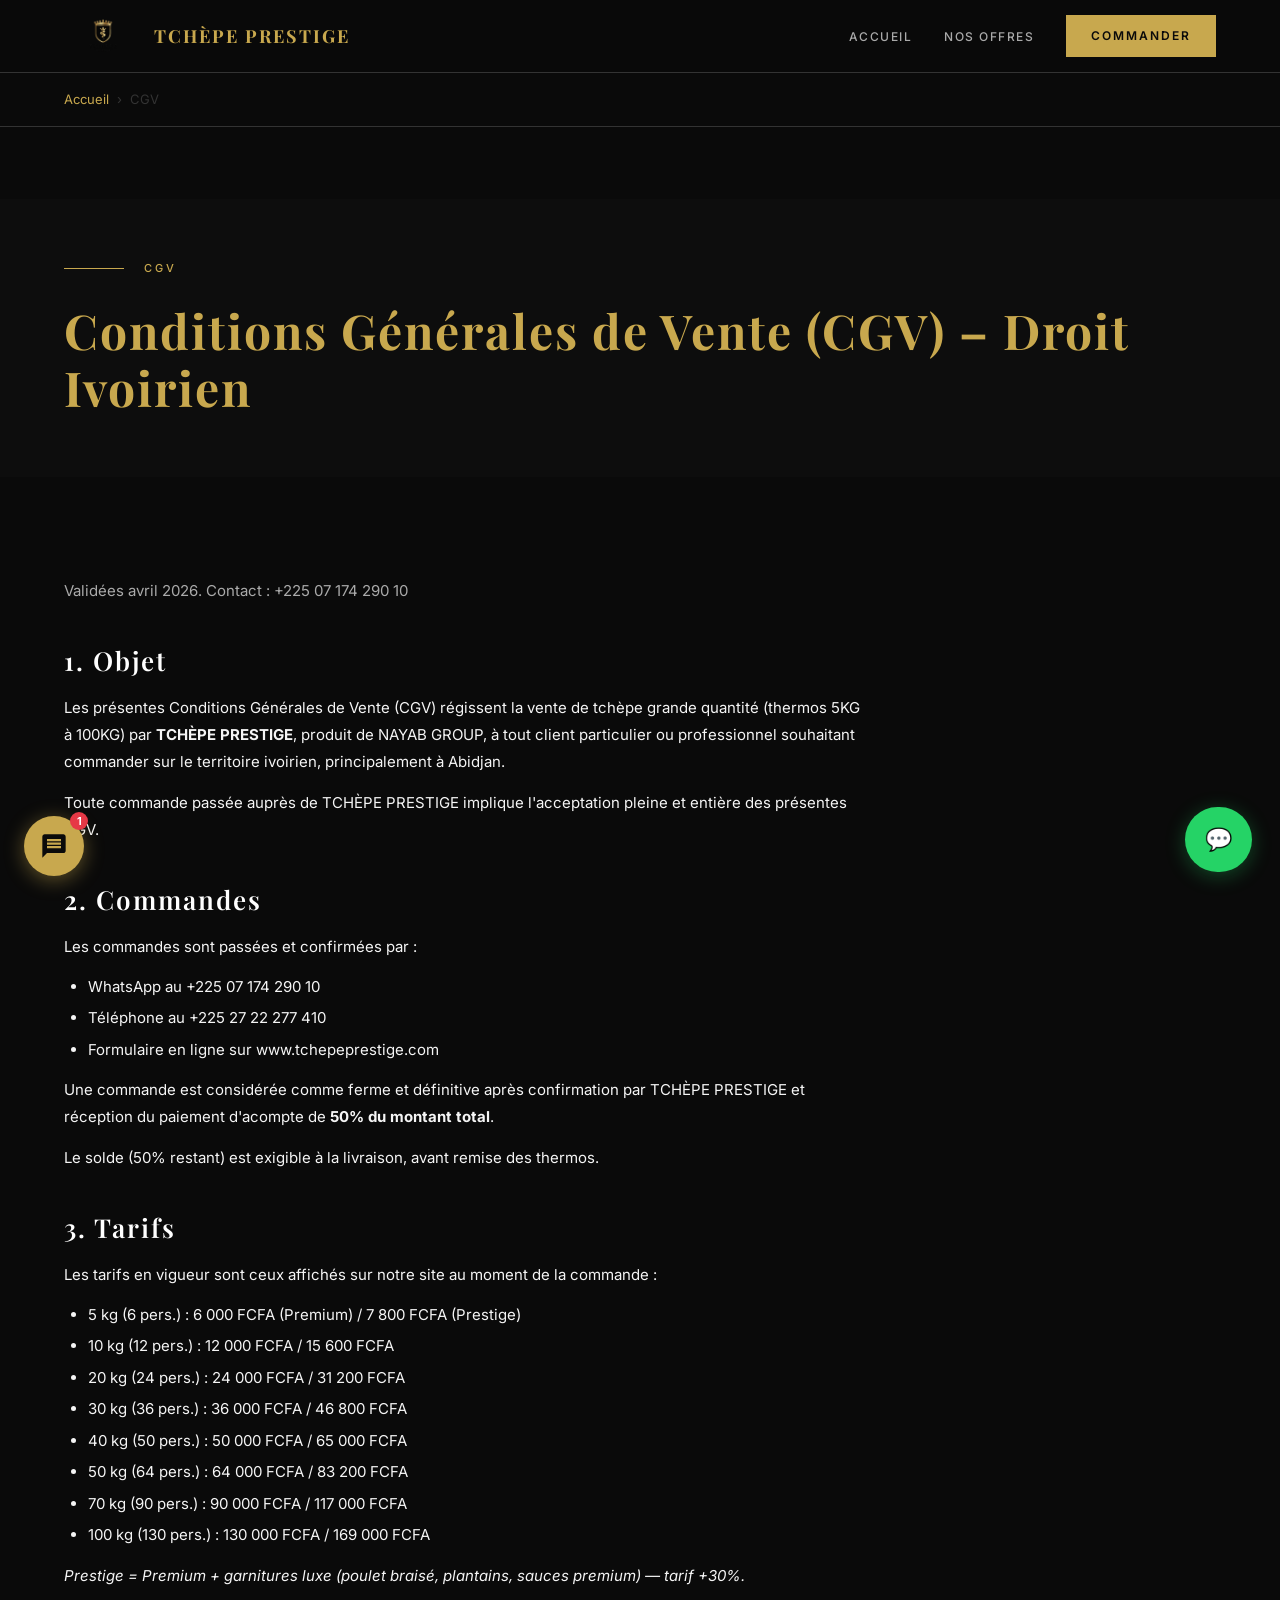
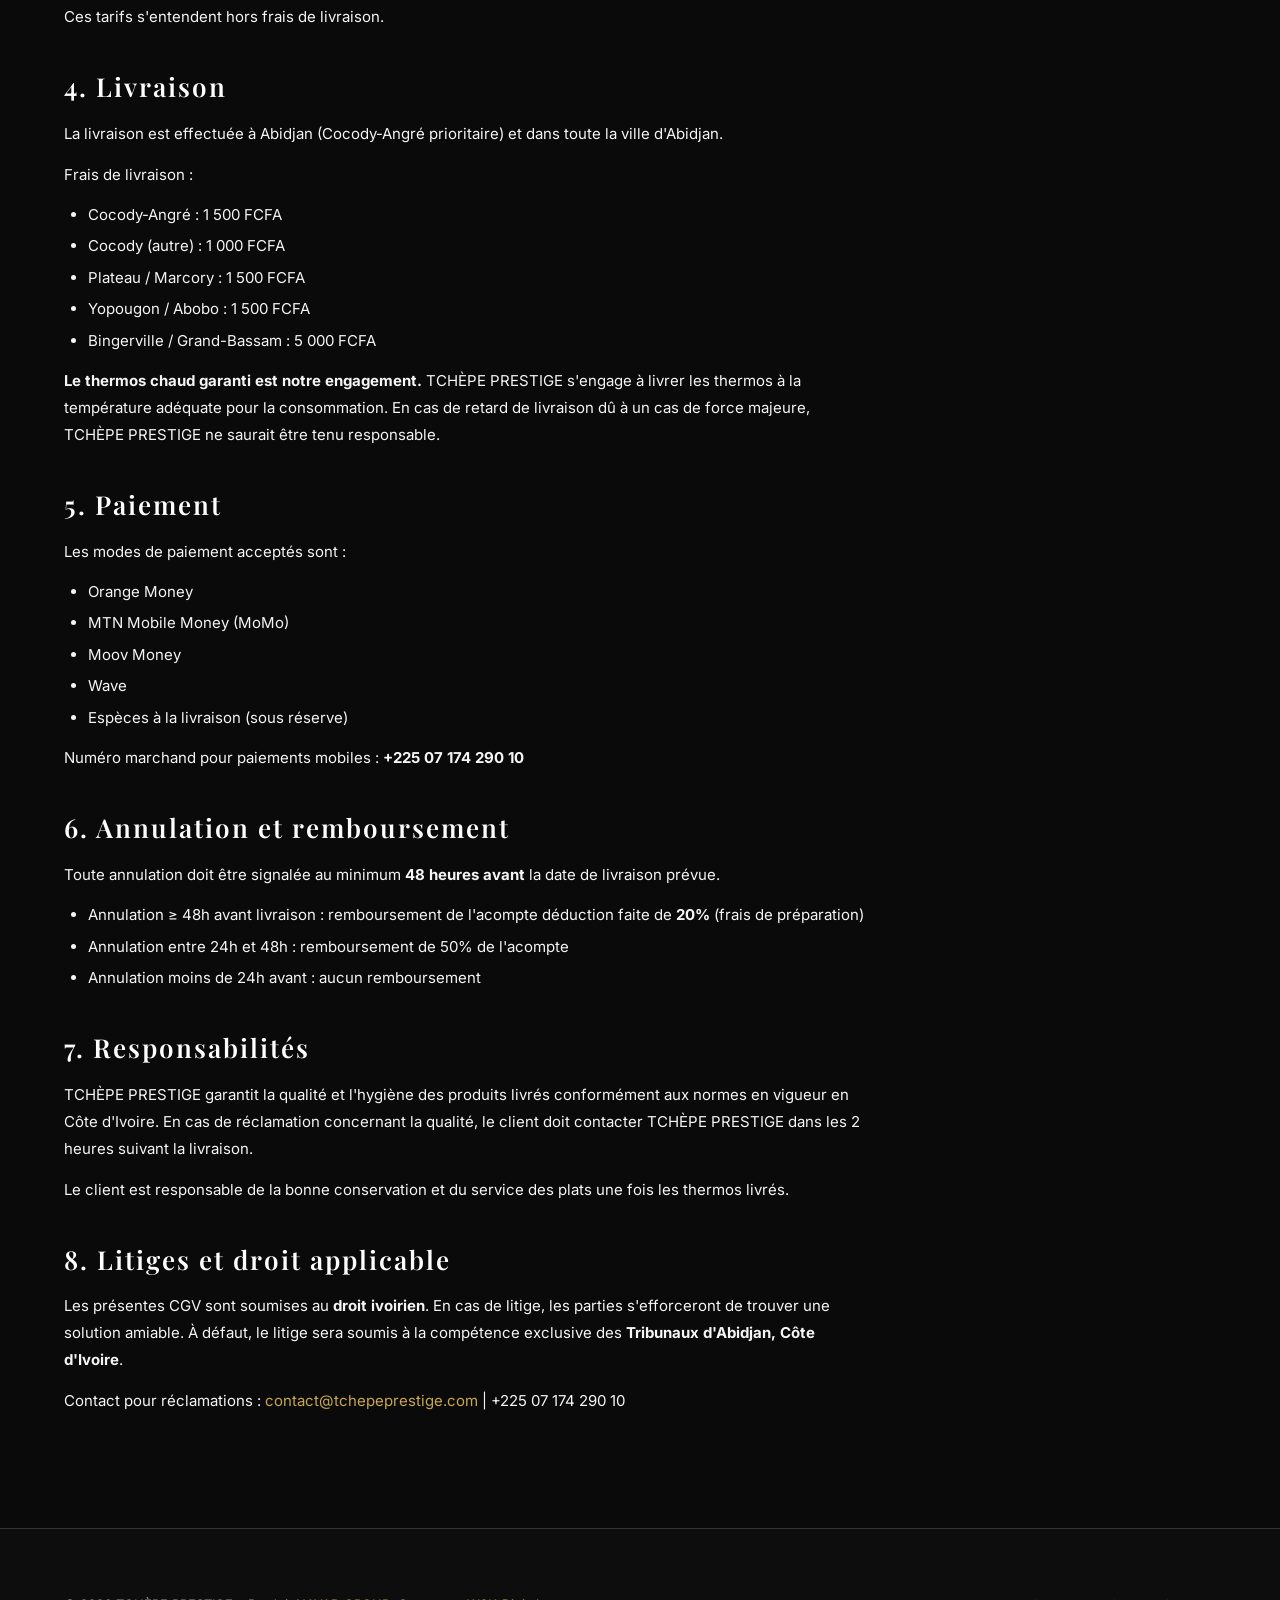
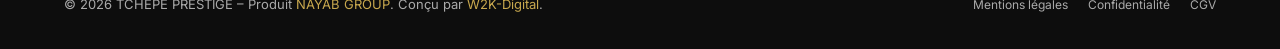
<file: cgv.html>
<!DOCTYPE html>
<html lang="fr">
<head>
  <meta charset="UTF-8">
  <meta name="viewport" content="width=device-width, initial-scale=1.0">
  <title>Conditions Générales de Vente – TCHÈPE PRESTIGE | Droit Ivoirien</title>
  <meta name="description" content="CGV de TCHÈPE PRESTIGE. Commandes, paiement, livraison, annulation. Droit ivoirien applicable. Traiteur tchèpe Abidjan.">
  <link rel="canonical" href="https://www.tchepeprestige.com/cgv.html">
  <link rel="icon" type="image/png" href="images/logo/favicon.png">
  <link rel="preconnect" href="https://fonts.googleapis.com">
  <link rel="preconnect" href="https://fonts.gstatic.com" crossorigin>
  <link href="https://fonts.googleapis.com/css2?family=Playfair+Display:wght@400;600;700&family=Inter:wght@300;400;500;600&display=swap" rel="stylesheet">
  <link rel="stylesheet" href="css/style.css">
  <link rel="stylesheet" href="css/chatbot.css">
</head>
<body>

  <header class="header" id="header">
    <nav class="nav">
      <a href="index.html" class="nav-logo">
        <img src="images/logo/logo-tchepeprestige.png" alt="Logo TCHÈPE PRESTIGE">
        <span class="nav-logo-text">Tchèpe Prestige</span>
      </a>
      <ul class="nav-menu">
        <li><a href="index.html" class="nav-link">Accueil</a></li>
        <li><a href="offres.html" class="nav-link">Nos Offres</a></li>
        <li><a href="contact.html" class="btn-primary nav-cta">Commander</a></li>
      </ul>
      <button class="nav-hamburger" id="hamburger" aria-label="Menu" aria-expanded="false">
        <span></span><span></span><span></span>
      </button>
    </nav>
    <nav class="nav-drawer" id="navDrawer">
      <a href="index.html" class="nav-link">Accueil</a>
      <a href="offres.html" class="nav-link">Nos Offres</a>
      <a href="contact.html" class="nav-link">Contact</a>
      <a href="contact.html" class="btn-primary" style="margin-top:16px;text-align:center;">Commander maintenant</a>
    </nav>
  </header>

  <div class="breadcrumb">
    <div class="container">
      <div class="breadcrumb-inner">
        <a href="index.html">Accueil</a><span>›</span><span>CGV</span>
      </div>
    </div>
  </div>

  <div class="page-hero" style="background:var(--noir-3);min-height:200px;">
    <div class="page-hero-content">
      <div class="separateur"><div class="separateur-ligne"></div><span class="separateur-texte">CGV</span></div>
      <h1>Conditions Générales de Vente (CGV) – Droit Ivoirien</h1>
    </div>
  </div>

  <section class="section">
    <div class="container">
      <div class="legale-contenu">
        <p style="color:var(--gris);">Validées avril 2026. Contact : +225 07 174 290 10</p>

        <h2>1. Objet</h2>
        <p>
          Les présentes Conditions Générales de Vente (CGV) régissent la vente de tchèpe grande quantité (thermos 5KG à 100KG) par <strong>TCHÈPE PRESTIGE</strong>, produit de NAYAB GROUP, à tout client particulier ou professionnel souhaitant commander sur le territoire ivoirien, principalement à Abidjan.
        </p>
        <p>
          Toute commande passée auprès de TCHÈPE PRESTIGE implique l'acceptation pleine et entière des présentes CGV.
        </p>

        <h2>2. Commandes</h2>
        <p>Les commandes sont passées et confirmées par :</p>
        <ul>
          <li>WhatsApp au +225 07 174 290 10</li>
          <li>Téléphone au +225 27 22 277 410</li>
          <li>Formulaire en ligne sur www.tchepeprestige.com</li>
        </ul>
        <p>
          Une commande est considérée comme ferme et définitive après confirmation par TCHÈPE PRESTIGE et réception du paiement d'acompte de <strong>50% du montant total</strong>.
        </p>
        <p>
          Le solde (50% restant) est exigible à la livraison, avant remise des thermos.
        </p>

        <h2>3. Tarifs</h2>
        <p>Les tarifs en vigueur sont ceux affichés sur notre site au moment de la commande :</p>
        <ul>
          <li>5 kg (6 pers.) : 6 000 FCFA (Premium) / 7 800 FCFA (Prestige)</li>
          <li>10 kg (12 pers.) : 12 000 FCFA / 15 600 FCFA</li>
          <li>20 kg (24 pers.) : 24 000 FCFA / 31 200 FCFA</li>
          <li>30 kg (36 pers.) : 36 000 FCFA / 46 800 FCFA</li>
          <li>40 kg (50 pers.) : 50 000 FCFA / 65 000 FCFA</li>
          <li>50 kg (64 pers.) : 64 000 FCFA / 83 200 FCFA</li>
          <li>70 kg (90 pers.) : 90 000 FCFA / 117 000 FCFA</li>
          <li>100 kg (130 pers.) : 130 000 FCFA / 169 000 FCFA</li>
        </ul>
        <p><em>Prestige = Premium + garnitures luxe (poulet braisé, plantains, sauces premium) — tarif +30%.</em></p>
        <p>Ces tarifs s'entendent hors frais de livraison.</p>

        <h2>4. Livraison</h2>
        <p>
          La livraison est effectuée à Abidjan (Cocody-Angré prioritaire) et dans toute la ville d'Abidjan.
        </p>
        <p>Frais de livraison :</p>
        <ul>
          <li>Cocody-Angré : 1 500 FCFA</li>
          <li>Cocody (autre) : 1 000 FCFA</li>
          <li>Plateau / Marcory : 1 500 FCFA</li>
          <li>Yopougon / Abobo : 1 500 FCFA</li>
          <li>Bingerville / Grand-Bassam : 5 000 FCFA</li>
        </ul>
        <p>
          <strong>Le thermos chaud garanti est notre engagement.</strong> TCHÈPE PRESTIGE s'engage à livrer les thermos à la température adéquate pour la consommation. En cas de retard de livraison dû à un cas de force majeure, TCHÈPE PRESTIGE ne saurait être tenu responsable.
        </p>

        <h2>5. Paiement</h2>
        <p>Les modes de paiement acceptés sont :</p>
        <ul>
          <li>Orange Money</li>
          <li>MTN Mobile Money (MoMo)</li>
          <li>Moov Money</li>
          <li>Wave</li>
          <li>Espèces à la livraison (sous réserve)</li>
        </ul>
        <p>Numéro marchand pour paiements mobiles : <strong>+225 07 174 290 10</strong></p>

        <h2>6. Annulation et remboursement</h2>
        <p>
          Toute annulation doit être signalée au minimum <strong>48 heures avant</strong> la date de livraison prévue.
        </p>
        <ul>
          <li>Annulation ≥ 48h avant livraison : remboursement de l'acompte déduction faite de <strong>20%</strong> (frais de préparation)</li>
          <li>Annulation entre 24h et 48h : remboursement de 50% de l'acompte</li>
          <li>Annulation moins de 24h avant : aucun remboursement</li>
        </ul>

        <h2>7. Responsabilités</h2>
        <p>
          TCHÈPE PRESTIGE garantit la qualité et l'hygiène des produits livrés conformément aux normes en vigueur en Côte d'Ivoire. En cas de réclamation concernant la qualité, le client doit contacter TCHÈPE PRESTIGE dans les 2 heures suivant la livraison.
        </p>
        <p>
          Le client est responsable de la bonne conservation et du service des plats une fois les thermos livrés.
        </p>

        <h2>8. Litiges et droit applicable</h2>
        <p>
          Les présentes CGV sont soumises au <strong>droit ivoirien</strong>. En cas de litige, les parties s'efforceront de trouver une solution amiable. À défaut, le litige sera soumis à la compétence exclusive des <strong>Tribunaux d'Abidjan, Côte d'Ivoire</strong>.
        </p>
        <p>
          Contact pour réclamations : <a href="mailto:contact@tchepeprestige.com" style="color:var(--or);">contact@tchepeprestige.com</a> | +225 07 174 290 10
        </p>
      </div>
    </div>
  </section>

  <footer class="footer">
    <div class="container">
      <div class="footer-bas" style="border-top:none;padding-top:0;">
        <p class="footer-copyright">© 2026 TCHÈPE PRESTIGE – Produit <a href="a-propos.html">NAYAB GROUP</a>. Conçu par <a href="mailto:contact@w2k-digital.com">W2K-Digital</a>.</p>
        <div class="footer-legal">
          <a href="mentions-legales.html">Mentions légales</a>
          <a href="confidentialite.html">Confidentialité</a>
          <a href="cgv.html">CGV</a>
        </div>
      </div>
    </div>
  </footer>

  <a href="https://wa.me/2250717429010?text=Bonjour%20TCHÈPE%20PRESTIGE" class="whatsapp-float" target="_blank" rel="noopener" aria-label="Commander via WhatsApp">
    <span class="whatsapp-float-icone">💬</span>
  </a>

  <script src="js/main.js"></script>
  <script src="js/chatbot.js"></script>
</body>
</html>
</file>
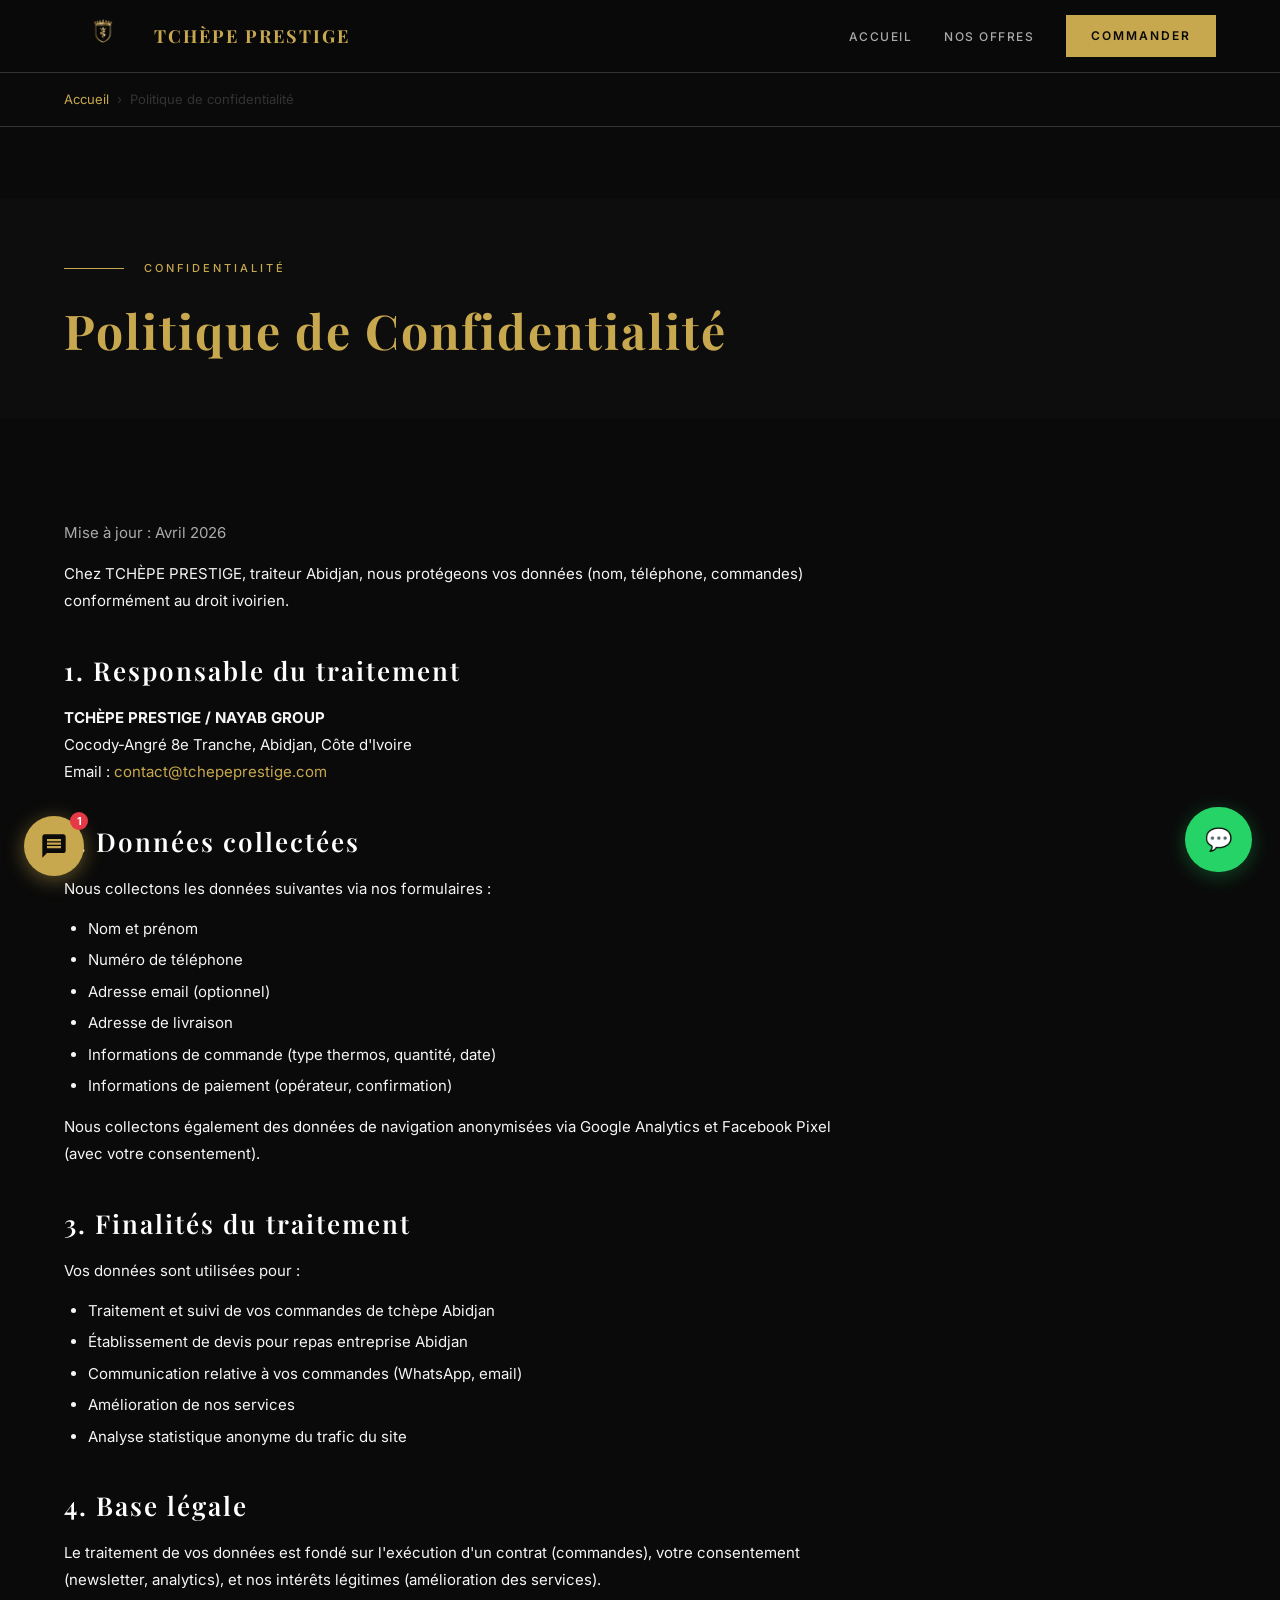
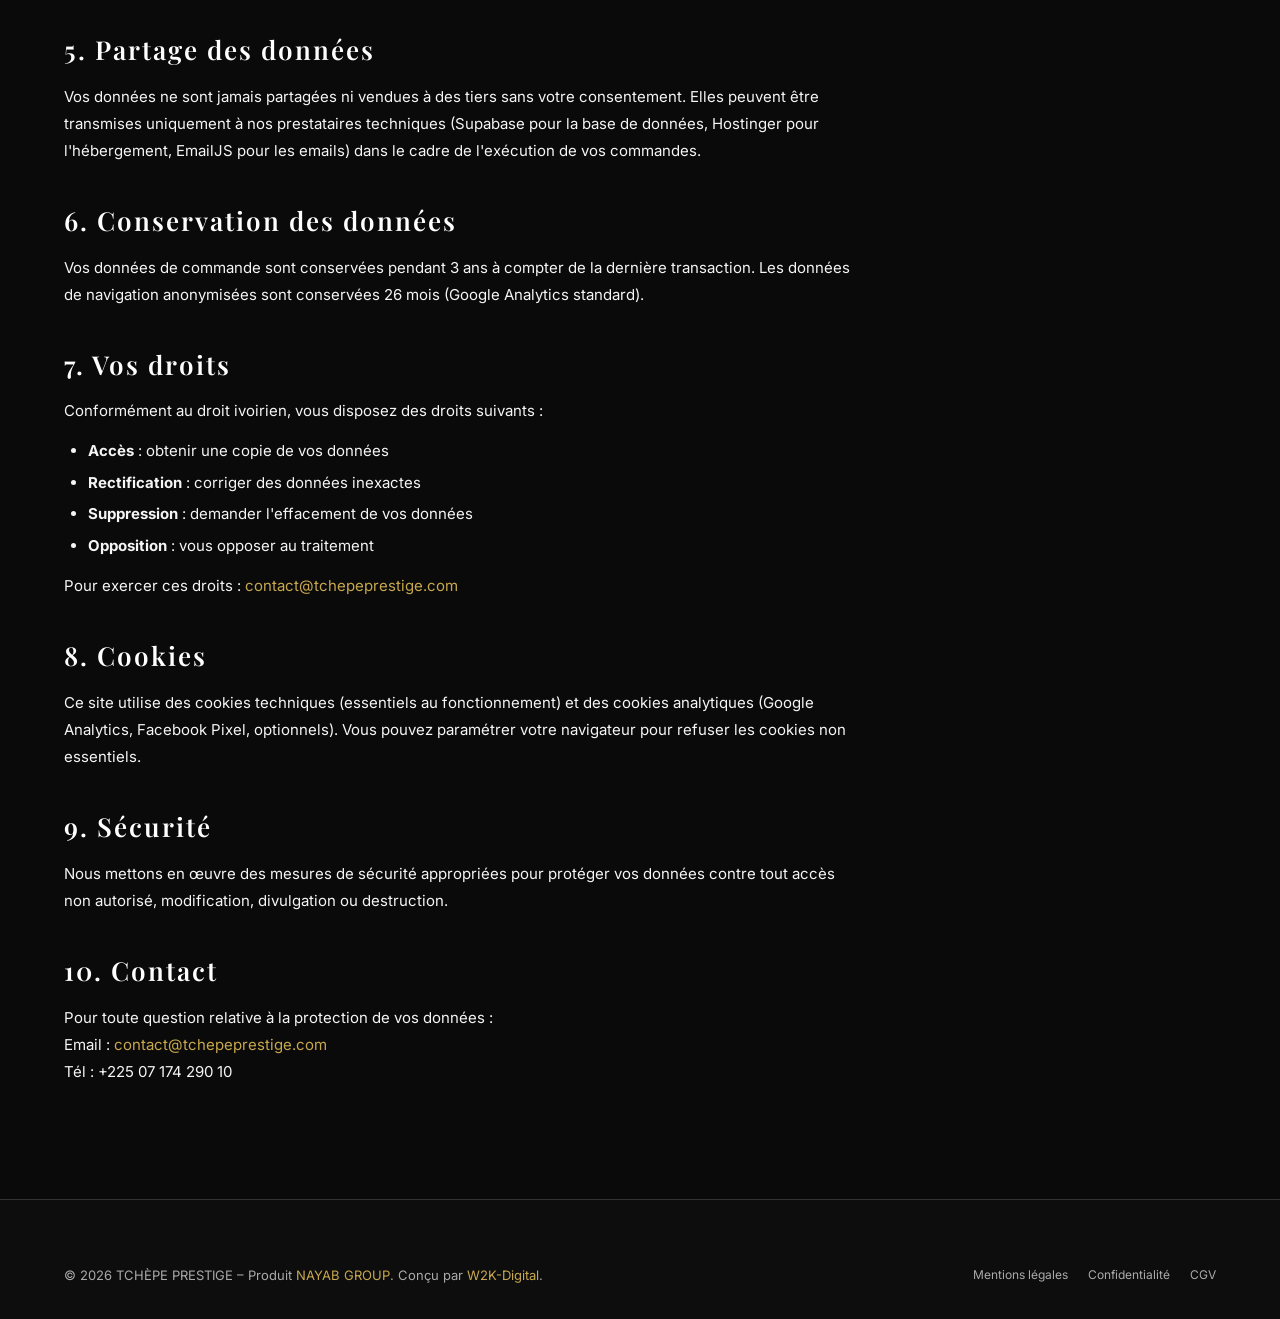
<file: confidentialite.html>
<!DOCTYPE html>
<html lang="fr">
<head>
  <meta charset="UTF-8">
  <meta name="viewport" content="width=device-width, initial-scale=1.0">
  <title>Politique de Confidentialité – TCHÈPE PRESTIGE Abidjan</title>
  <meta name="description" content="Politique de confidentialité de TCHÈPE PRESTIGE. Protection de vos données personnelles conformément au droit ivoirien.">
  <link rel="canonical" href="https://www.tchepeprestige.com/confidentialite.html">
  <link rel="icon" type="image/png" href="images/logo/favicon.png">
  <link rel="preconnect" href="https://fonts.googleapis.com">
  <link rel="preconnect" href="https://fonts.gstatic.com" crossorigin>
  <link href="https://fonts.googleapis.com/css2?family=Playfair+Display:wght@400;600;700&family=Inter:wght@300;400;500;600&display=swap" rel="stylesheet">
  <link rel="stylesheet" href="css/style.css">
  <link rel="stylesheet" href="css/chatbot.css">
</head>
<body>

  <header class="header" id="header">
    <nav class="nav">
      <a href="index.html" class="nav-logo">
        <img src="images/logo/logo-tchepeprestige.png" alt="Logo TCHÈPE PRESTIGE">
        <span class="nav-logo-text">Tchèpe Prestige</span>
      </a>
      <ul class="nav-menu">
        <li><a href="index.html" class="nav-link">Accueil</a></li>
        <li><a href="offres.html" class="nav-link">Nos Offres</a></li>
        <li><a href="contact.html" class="btn-primary nav-cta">Commander</a></li>
      </ul>
      <button class="nav-hamburger" id="hamburger" aria-label="Menu" aria-expanded="false">
        <span></span><span></span><span></span>
      </button>
    </nav>
    <nav class="nav-drawer" id="navDrawer">
      <a href="index.html" class="nav-link">Accueil</a>
      <a href="offres.html" class="nav-link">Nos Offres</a>
      <a href="contact.html" class="nav-link">Contact</a>
      <a href="contact.html" class="btn-primary" style="margin-top:16px;text-align:center;">Commander maintenant</a>
    </nav>
  </header>

  <div class="breadcrumb">
    <div class="container">
      <div class="breadcrumb-inner">
        <a href="index.html">Accueil</a><span>›</span><span>Politique de confidentialité</span>
      </div>
    </div>
  </div>

  <div class="page-hero" style="background:var(--noir-3);min-height:200px;">
    <div class="page-hero-content">
      <div class="separateur"><div class="separateur-ligne"></div><span class="separateur-texte">Confidentialité</span></div>
      <h1>Politique de Confidentialité</h1>
    </div>
  </div>

  <section class="section">
    <div class="container">
      <div class="legale-contenu">
        <p style="color:var(--gris);">Mise à jour : Avril 2026</p>

        <p>
          Chez TCHÈPE PRESTIGE, traiteur Abidjan, nous protégeons vos données (nom, téléphone, commandes) conformément au droit ivoirien.
        </p>

        <h2>1. Responsable du traitement</h2>
        <p>
          <strong>TCHÈPE PRESTIGE / NAYAB GROUP</strong><br>
          Cocody-Angré 8e Tranche, Abidjan, Côte d'Ivoire<br>
          Email : <a href="mailto:contact@tchepeprestige.com" style="color:var(--or);">contact@tchepeprestige.com</a>
        </p>

        <h2>2. Données collectées</h2>
        <p>Nous collectons les données suivantes via nos formulaires :</p>
        <ul>
          <li>Nom et prénom</li>
          <li>Numéro de téléphone</li>
          <li>Adresse email (optionnel)</li>
          <li>Adresse de livraison</li>
          <li>Informations de commande (type thermos, quantité, date)</li>
          <li>Informations de paiement (opérateur, confirmation)</li>
        </ul>
        <p>Nous collectons également des données de navigation anonymisées via Google Analytics et Facebook Pixel (avec votre consentement).</p>

        <h2>3. Finalités du traitement</h2>
        <p>Vos données sont utilisées pour :</p>
        <ul>
          <li>Traitement et suivi de vos commandes de tchèpe Abidjan</li>
          <li>Établissement de devis pour repas entreprise Abidjan</li>
          <li>Communication relative à vos commandes (WhatsApp, email)</li>
          <li>Amélioration de nos services</li>
          <li>Analyse statistique anonyme du trafic du site</li>
        </ul>

        <h2>4. Base légale</h2>
        <p>
          Le traitement de vos données est fondé sur l'exécution d'un contrat (commandes), votre consentement (newsletter, analytics), et nos intérêts légitimes (amélioration des services).
        </p>

        <h2>5. Partage des données</h2>
        <p>
          Vos données ne sont jamais partagées ni vendues à des tiers sans votre consentement. Elles peuvent être transmises uniquement à nos prestataires techniques (Supabase pour la base de données, Hostinger pour l'hébergement, EmailJS pour les emails) dans le cadre de l'exécution de vos commandes.
        </p>

        <h2>6. Conservation des données</h2>
        <p>
          Vos données de commande sont conservées pendant 3 ans à compter de la dernière transaction. Les données de navigation anonymisées sont conservées 26 mois (Google Analytics standard).
        </p>

        <h2>7. Vos droits</h2>
        <p>Conformément au droit ivoirien, vous disposez des droits suivants :</p>
        <ul>
          <li><strong>Accès</strong> : obtenir une copie de vos données</li>
          <li><strong>Rectification</strong> : corriger des données inexactes</li>
          <li><strong>Suppression</strong> : demander l'effacement de vos données</li>
          <li><strong>Opposition</strong> : vous opposer au traitement</li>
        </ul>
        <p>
          Pour exercer ces droits : <a href="mailto:contact@tchepeprestige.com" style="color:var(--or);">contact@tchepeprestige.com</a>
        </p>

        <h2>8. Cookies</h2>
        <p>
          Ce site utilise des cookies techniques (essentiels au fonctionnement) et des cookies analytiques (Google Analytics, Facebook Pixel, optionnels). Vous pouvez paramétrer votre navigateur pour refuser les cookies non essentiels.
        </p>

        <h2>9. Sécurité</h2>
        <p>
          Nous mettons en œuvre des mesures de sécurité appropriées pour protéger vos données contre tout accès non autorisé, modification, divulgation ou destruction.
        </p>

        <h2>10. Contact</h2>
        <p>
          Pour toute question relative à la protection de vos données :<br>
          Email : <a href="mailto:contact@tchepeprestige.com" style="color:var(--or);">contact@tchepeprestige.com</a><br>
          Tél : +225 07 174 290 10
        </p>
      </div>
    </div>
  </section>

  <footer class="footer">
    <div class="container">
      <div class="footer-bas" style="border-top:none;padding-top:0;">
        <p class="footer-copyright">© 2026 TCHÈPE PRESTIGE – Produit <a href="a-propos.html">NAYAB GROUP</a>. Conçu par <a href="mailto:contact@w2k-digital.com">W2K-Digital</a>.</p>
        <div class="footer-legal">
          <a href="mentions-legales.html">Mentions légales</a>
          <a href="confidentialite.html">Confidentialité</a>
          <a href="cgv.html">CGV</a>
        </div>
      </div>
    </div>
  </footer>

  <a href="https://wa.me/2250717429010?text=Bonjour%20TCHÈPE%20PRESTIGE" class="whatsapp-float" target="_blank" rel="noopener" aria-label="Commander via WhatsApp">
    <span class="whatsapp-float-icone">💬</span>
  </a>

  <script src="js/main.js"></script>
  <script src="js/chatbot.js"></script>
</body>
</html>
</file>
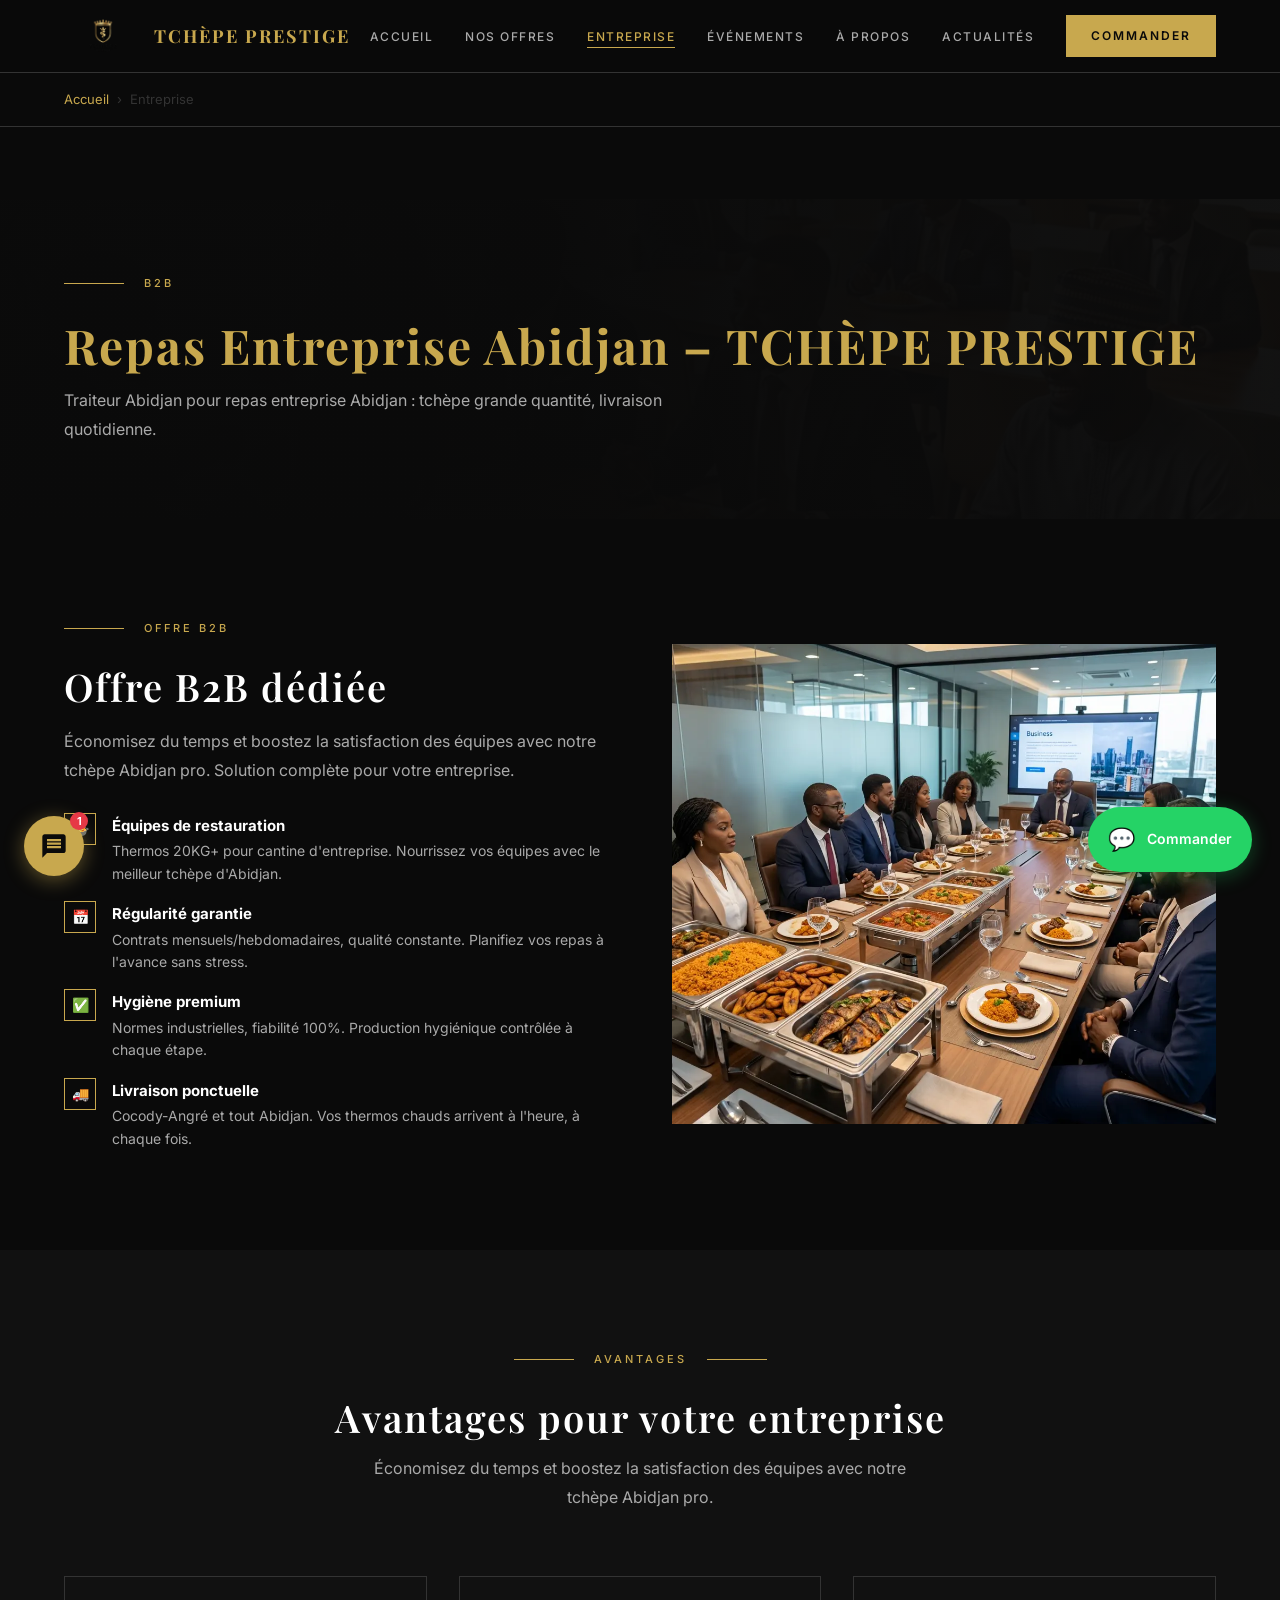
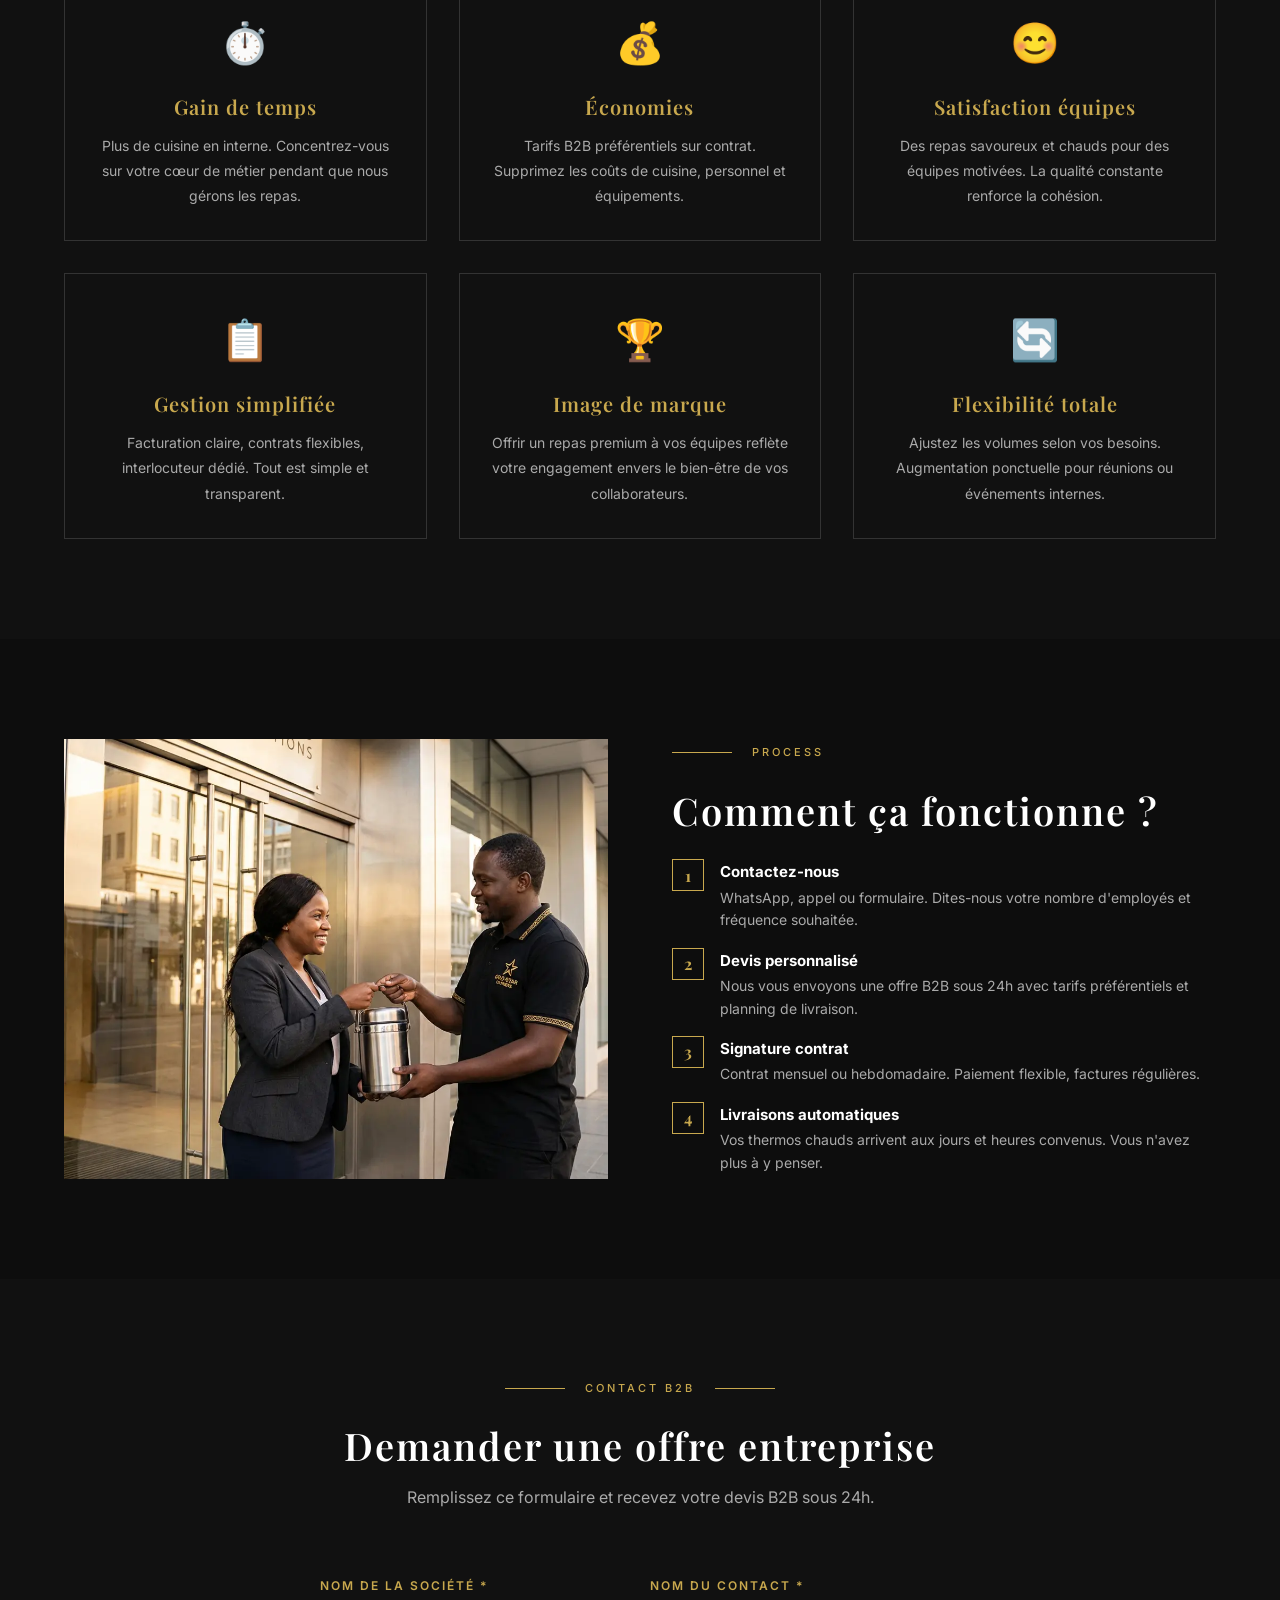
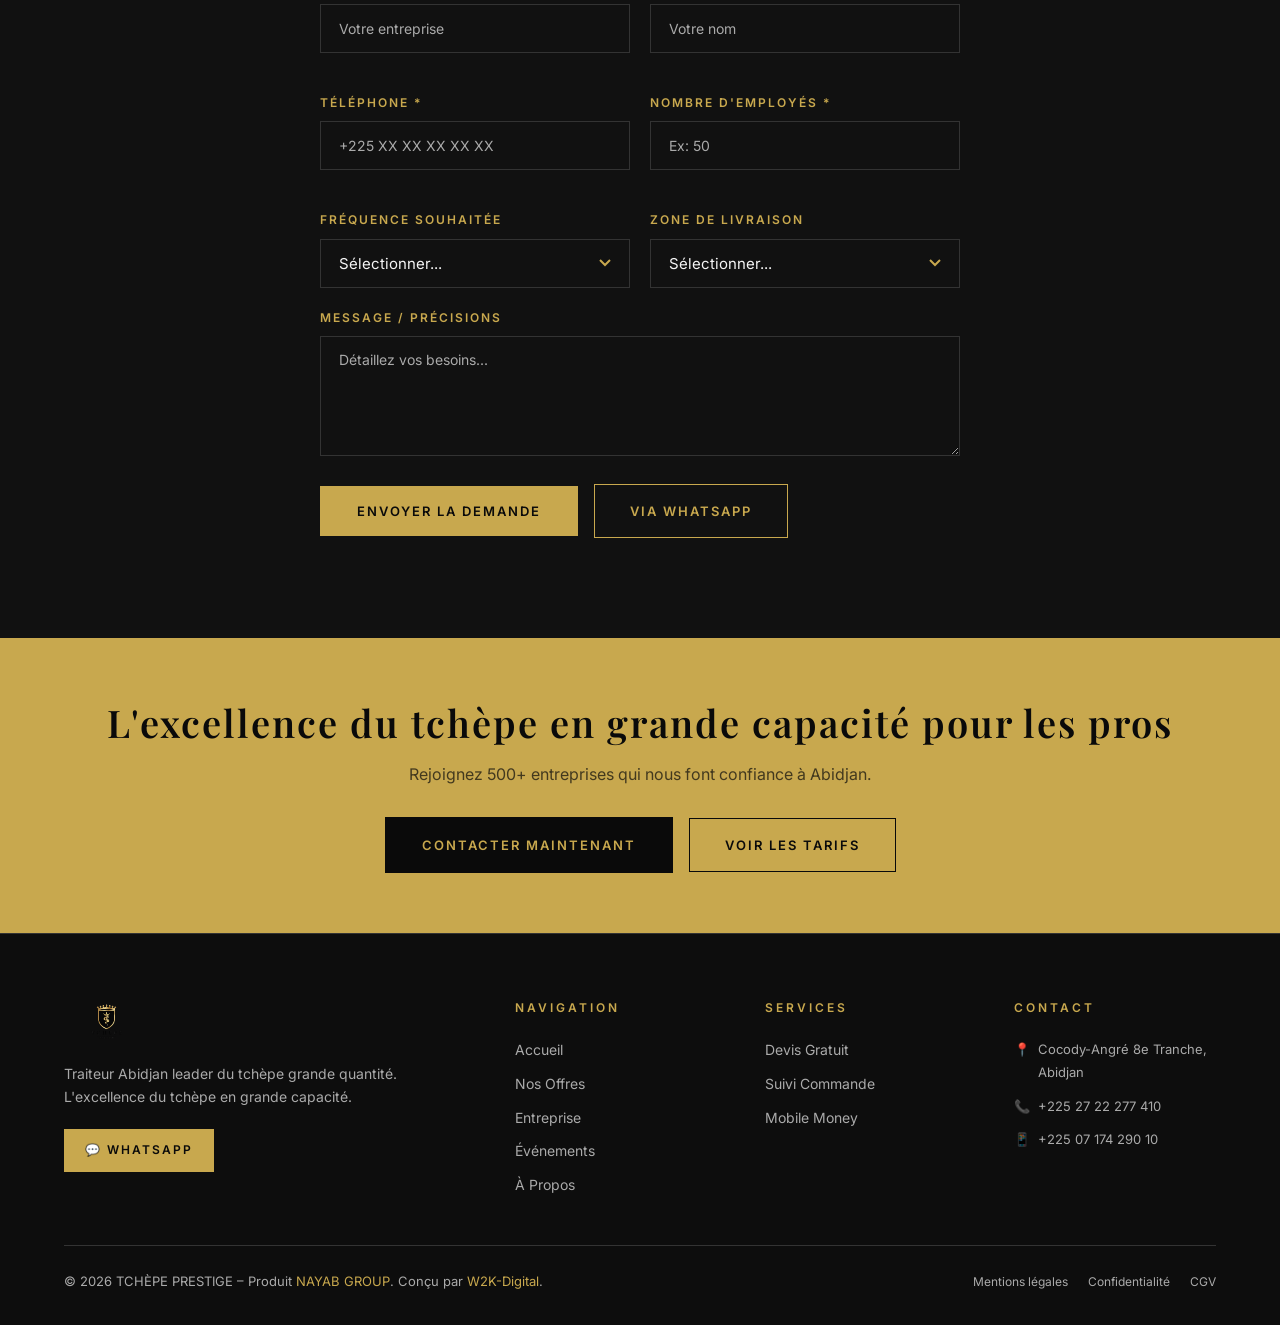
<file: entreprise.html>
<!DOCTYPE html>
<html lang="fr">
<head>
  <meta charset="UTF-8">
  <meta name="viewport" content="width=device-width, initial-scale=1.0">
  <title>Repas Entreprise Abidjan – TCHÈPE PRESTIGE | Traiteur B2B</title>
  <meta name="description" content="Traiteur Abidjan pour repas entreprise. Tchèpe grande quantité, livraison quotidienne, contrats mensuels. Offre B2B dédiée TCHÈPE PRESTIGE — Cocody-Angré et tout Abidjan.">
  <link rel="canonical" href="https://www.tchepeprestige.com/entreprise.html">
  <meta property="og:title" content="Repas Entreprise Abidjan – TCHÈPE PRESTIGE">
  <meta property="og:description" content="Offre B2B dédiée pour repas d'entreprise Abidjan. Thermos 20KG+ pour canteens, contrats hebdo/mensuels.">
  <meta property="og:image" content="https://www.tchepeprestige.com/images/entreprise/cantine-entreprise.jpg">
  <meta property="og:url" content="https://www.tchepeprestige.com/entreprise.html">
  <link rel="icon" type="image/png" href="images/logo/favicon.png">
  <link rel="preconnect" href="https://fonts.googleapis.com">
  <link rel="preconnect" href="https://fonts.gstatic.com" crossorigin>
  <link href="https://fonts.googleapis.com/css2?family=Playfair+Display:wght@400;600;700&family=Inter:wght@300;400;500;600&display=swap" rel="stylesheet">
  <link rel="stylesheet" href="css/style.css">
  <link rel="stylesheet" href="css/chatbot.css">
  <!-- FB_PIXEL_ID --><!-- GA_MEASUREMENT_ID -->
</head>
<body data-next-page="evenements.html">

  <!-- HEADER -->
  <header class="header" id="header">
    <nav class="nav">
      <a href="index.html" class="nav-logo">
        <img src="images/logo/logo-tchepeprestige.png" alt="Logo TCHÈPE PRESTIGE">
        <span class="nav-logo-text">Tchèpe Prestige</span>
      </a>
      <ul class="nav-menu">
        <li><a href="index.html" class="nav-link">Accueil</a></li>
        <li><a href="offres.html" class="nav-link">Nos Offres</a></li>
        <li><a href="entreprise.html" class="nav-link active">Entreprise</a></li>
        <li><a href="evenements.html" class="nav-link">Événements</a></li>
        <li><a href="a-propos.html" class="nav-link">À Propos</a></li>
        <li><a href="actualites.html" class="nav-link">Actualités</a></li>
        <li><a href="contact.html" class="btn-primary nav-cta">Commander</a></li>
      </ul>
      <button class="nav-hamburger" id="hamburger" aria-label="Menu" aria-expanded="false">
        <span></span><span></span><span></span>
      </button>
    </nav>
    <nav class="nav-drawer" id="navDrawer">
      <a href="index.html" class="nav-link">Accueil</a>
      <a href="offres.html" class="nav-link">Nos Offres</a>
      <a href="entreprise.html" class="nav-link active">Entreprise</a>
      <a href="evenements.html" class="nav-link">Événements</a>
      <a href="a-propos.html" class="nav-link">À Propos</a>
      <a href="temoignages.html" class="nav-link">Témoignages</a>
      <a href="actualites.html" class="nav-link">Actualités</a>
      <a href="contact.html" class="nav-link">Contact</a>
      <a href="contact.html" class="btn-primary" style="margin-top:16px;text-align:center;">Commander maintenant</a>
    </nav>
  </header>

  <!-- BREADCRUMB -->
  <div class="breadcrumb">
    <div class="container">
      <div class="breadcrumb-inner">
        <a href="index.html">Accueil</a>
        <span>›</span>
        <span>Entreprise</span>
      </div>
    </div>
  </div>

  <!-- PAGE HERO -->
  <div class="page-hero">
    <div class="page-hero-bg">
      <picture>
        <source srcset="images/entreprise/cantine-entreprise.webp" type="image/webp">
        <img src="images/entreprise/cantine-entreprise.jpg" alt="Repas entreprise Abidjan TCHÈPE PRESTIGE" loading="eager">
      </picture>
    </div>
    <div class="page-hero-overlay"></div>
    <div class="page-hero-content">
      <div class="separateur">
        <div class="separateur-ligne"></div>
        <span class="separateur-texte">B2B</span>
      </div>
      <h1>Repas Entreprise Abidjan – TCHÈPE PRESTIGE</h1>
      <p style="color:var(--gris);margin-top:12px;max-width:600px;">Traiteur Abidjan pour repas entreprise Abidjan : tchèpe grande quantité, livraison quotidienne.</p>
    </div>
  </div>

  <!-- OFFRE B2B DÉDIÉE -->
  <section class="section">
    <div class="container">
      <div class="grille-2" style="align-items:center;gap:64px;">
        <div class="reveal">
          <div class="separateur">
            <div class="separateur-ligne"></div>
            <span class="separateur-texte">Offre B2B</span>
          </div>
          <h2>Offre B2B dédiée</h2>
          <p style="color:var(--gris);margin:16px 0 28px;">Économisez du temps et boostez la satisfaction des équipes avec notre tchèpe Abidjan pro. Solution complète pour votre entreprise.</p>
          <div class="avantage-liste">
            <div class="avantage-item">
              <div class="avantage-puce">🍲</div>
              <div class="avantage-texte">
                <strong>Équipes de restauration</strong>
                <p>Thermos 20KG+ pour cantine d'entreprise. Nourrissez vos équipes avec le meilleur tchèpe d'Abidjan.</p>
              </div>
            </div>
            <div class="avantage-item">
              <div class="avantage-puce">📅</div>
              <div class="avantage-texte">
                <strong>Régularité garantie</strong>
                <p>Contrats mensuels/hebdomadaires, qualité constante. Planifiez vos repas à l'avance sans stress.</p>
              </div>
            </div>
            <div class="avantage-item">
              <div class="avantage-puce">✅</div>
              <div class="avantage-texte">
                <strong>Hygiène premium</strong>
                <p>Normes industrielles, fiabilité 100%. Production hygiénique contrôlée à chaque étape.</p>
              </div>
            </div>
            <div class="avantage-item">
              <div class="avantage-puce">🚚</div>
              <div class="avantage-texte">
                <strong>Livraison ponctuelle</strong>
                <p>Cocody-Angré et tout Abidjan. Vos thermos chauds arrivent à l'heure, à chaque fois.</p>
              </div>
            </div>
          </div>
        </div>
        <div class="reveal reveal-delay-1">
          <div class="img-section" style="height:480px;">
            <picture>
              <source srcset="images/entreprise/reunion-repas.webp" type="image/webp">
              <img src="images/entreprise/reunion-repas.jpg" alt="Réunion repas entreprise Abidjan" loading="lazy">
            </picture>
          </div>
        </div>
      </div>
    </div>
  </section>

  <!-- AVANTAGES ENTREPRISE -->
  <section class="section section-alt">
    <div class="container">
      <div class="section-header center reveal">
        <div class="separateur" style="justify-content:center">
          <div class="separateur-ligne"></div>
          <span class="separateur-texte">Avantages</span>
          <div class="separateur-ligne"></div>
        </div>
        <h2>Avantages pour votre entreprise</h2>
        <p style="color:var(--gris);margin-top:12px;max-width:560px;margin-left:auto;margin-right:auto;">Économisez du temps et boostez la satisfaction des équipes avec notre tchèpe Abidjan pro.</p>
      </div>
      <div class="grille-3">
        <div class="carte reveal reveal-delay-1" style="text-align:center;">
          <div style="font-size:40px;margin-bottom:16px;">⏱️</div>
          <h3 style="font-size:20px;margin-bottom:12px;">Gain de temps</h3>
          <p style="color:var(--gris);font-size:14px;">Plus de cuisine en interne. Concentrez-vous sur votre cœur de métier pendant que nous gérons les repas.</p>
        </div>
        <div class="carte reveal reveal-delay-2" style="text-align:center;">
          <div style="font-size:40px;margin-bottom:16px;">💰</div>
          <h3 style="font-size:20px;margin-bottom:12px;">Économies</h3>
          <p style="color:var(--gris);font-size:14px;">Tarifs B2B préférentiels sur contrat. Supprimez les coûts de cuisine, personnel et équipements.</p>
        </div>
        <div class="carte reveal reveal-delay-3" style="text-align:center;">
          <div style="font-size:40px;margin-bottom:16px;">😊</div>
          <h3 style="font-size:20px;margin-bottom:12px;">Satisfaction équipes</h3>
          <p style="color:var(--gris);font-size:14px;">Des repas savoureux et chauds pour des équipes motivées. La qualité constante renforce la cohésion.</p>
        </div>
        <div class="carte reveal reveal-delay-1" style="text-align:center;">
          <div style="font-size:40px;margin-bottom:16px;">📋</div>
          <h3 style="font-size:20px;margin-bottom:12px;">Gestion simplifiée</h3>
          <p style="color:var(--gris);font-size:14px;">Facturation claire, contrats flexibles, interlocuteur dédié. Tout est simple et transparent.</p>
        </div>
        <div class="carte reveal reveal-delay-2" style="text-align:center;">
          <div style="font-size:40px;margin-bottom:16px;">🏆</div>
          <h3 style="font-size:20px;margin-bottom:12px;">Image de marque</h3>
          <p style="color:var(--gris);font-size:14px;">Offrir un repas premium à vos équipes reflète votre engagement envers le bien-être de vos collaborateurs.</p>
        </div>
        <div class="carte reveal reveal-delay-3" style="text-align:center;">
          <div style="font-size:40px;margin-bottom:16px;">🔄</div>
          <h3 style="font-size:20px;margin-bottom:12px;">Flexibilité totale</h3>
          <p style="color:var(--gris);font-size:14px;">Ajustez les volumes selon vos besoins. Augmentation ponctuelle pour réunions ou événements internes.</p>
        </div>
      </div>
    </div>
  </section>

  <!-- PHOTO LIVRAISON -->
  <section class="section section-dark">
    <div class="container">
      <div class="grille-2" style="align-items:center;gap:64px;">
        <div class="img-section reveal" style="height:440px;">
          <picture>
            <source srcset="images/entreprise/livraison-bureau.webp" type="image/webp">
            <img src="images/entreprise/livraison-bureau.jpg" alt="Livraison thermos bureau Abidjan" loading="lazy">
          </picture>
        </div>
        <div class="reveal reveal-delay-1">
          <div class="separateur">
            <div class="separateur-ligne"></div>
            <span class="separateur-texte">Process</span>
          </div>
          <h2>Comment ça fonctionne ?</h2>
          <div class="avantage-liste" style="margin-top:24px;">
            <div class="avantage-item">
              <div class="avantage-puce" style="font-size:16px;font-weight:700;font-family:'Playfair Display',serif;">1</div>
              <div class="avantage-texte">
                <strong>Contactez-nous</strong>
                <p>WhatsApp, appel ou formulaire. Dites-nous votre nombre d'employés et fréquence souhaitée.</p>
              </div>
            </div>
            <div class="avantage-item">
              <div class="avantage-puce" style="font-size:16px;font-weight:700;font-family:'Playfair Display',serif;">2</div>
              <div class="avantage-texte">
                <strong>Devis personnalisé</strong>
                <p>Nous vous envoyons une offre B2B sous 24h avec tarifs préférentiels et planning de livraison.</p>
              </div>
            </div>
            <div class="avantage-item">
              <div class="avantage-puce" style="font-size:16px;font-weight:700;font-family:'Playfair Display',serif;">3</div>
              <div class="avantage-texte">
                <strong>Signature contrat</strong>
                <p>Contrat mensuel ou hebdomadaire. Paiement flexible, factures régulières.</p>
              </div>
            </div>
            <div class="avantage-item">
              <div class="avantage-puce" style="font-size:16px;font-weight:700;font-family:'Playfair Display',serif;">4</div>
              <div class="avantage-texte">
                <strong>Livraisons automatiques</strong>
                <p>Vos thermos chauds arrivent aux jours et heures convenus. Vous n'avez plus à y penser.</p>
              </div>
            </div>
          </div>
        </div>
      </div>
    </div>
  </section>

  <!-- FORMULAIRE OFFRE ENTREPRISE -->
  <section class="section section-alt" id="formulaire-entreprise">
    <div class="container">
      <div class="section-header center reveal">
        <div class="separateur" style="justify-content:center">
          <div class="separateur-ligne"></div>
          <span class="separateur-texte">Contact B2B</span>
          <div class="separateur-ligne"></div>
        </div>
        <h2>Demander une offre entreprise</h2>
        <p style="color:var(--gris);margin-top:12px;">Remplissez ce formulaire et recevez votre devis B2B sous 24h.</p>
      </div>
      <div style="max-width:640px;margin:0 auto;" class="reveal">
        <form id="formEntreprise" novalidate>
          <div class="form-grille">
            <div class="form-group">
              <label class="form-label" for="societe">Nom de la société *</label>
              <input type="text" class="form-input" id="societe" name="societe" placeholder="Votre entreprise" required>
            </div>
            <div class="form-group">
              <label class="form-label" for="contact">Nom du contact *</label>
              <input type="text" class="form-input" id="contact" name="contact" placeholder="Votre nom" required>
            </div>
            <div class="form-group">
              <label class="form-label" for="telephone">Téléphone *</label>
              <input type="tel" class="form-input" id="telephone" name="telephone" placeholder="+225 XX XX XX XX XX" required>
            </div>
            <div class="form-group">
              <label class="form-label" for="nbEmployes">Nombre d'employés *</label>
              <input type="number" class="form-input" id="nbEmployes" name="nbEmployes" placeholder="Ex: 50" min="1" required>
            </div>
            <div class="form-group">
              <label class="form-label" for="frequence">Fréquence souhaitée</label>
              <select class="form-select" id="frequence" name="frequence">
                <option value="">Sélectionner...</option>
                <option value="quotidien">Quotidien (lun-ven)</option>
                <option value="hebdo">Hebdomadaire</option>
                <option value="mensuel">Mensuel (événements)</option>
                <option value="ponctuel">Ponctuel</option>
              </select>
            </div>
            <div class="form-group">
              <label class="form-label" for="zone">Zone de livraison</label>
              <select class="form-select" id="zone" name="zone">
                <option value="">Sélectionner...</option>
                <option>Cocody-Angré</option>
                <option>Cocody (autre)</option>
                <option>Plateau</option>
                <option>Marcory</option>
                <option>Yopougon</option>
                <option>Abobo</option>
                <option>Autre</option>
              </select>
            </div>
          </div>
          <div class="form-group">
            <label class="form-label" for="message">Message / précisions</label>
            <textarea class="form-textarea" id="message" name="message" placeholder="Détaillez vos besoins..."></textarea>
          </div>
          <div class="btn-group">
            <button type="submit" class="btn-primary">Envoyer la demande</button>
            <a href="https://wa.me/2250717429010?text=Bonjour%2C%20je%20souhaite%20une%20offre%20entreprise%20TCHÈPE%20PRESTIGE" class="btn-secondary" target="_blank" rel="noopener">Via WhatsApp</a>
          </div>
          <div class="form-message" id="formEntrepriseMsg"></div>
        </form>
      </div>
    </div>
  </section>

  <!-- CTA BANDE -->
  <div class="cta-bande">
    <div class="container">
      <h2>L'excellence du tchèpe en grande capacité pour les pros</h2>
      <p>Rejoignez 500+ entreprises qui nous font confiance à Abidjan.</p>
      <div class="btn-group" style="justify-content:center;">
        <a href="contact.html" class="btn-primary">Contacter maintenant</a>
        <a href="offres.html" class="btn-secondary">Voir les tarifs</a>
      </div>
    </div>
  </div>

  <!-- FOOTER -->
  <footer class="footer">
    <div class="container">
      <div class="footer-grille">
        <div class="footer-brand">
          <img src="images/logo/logo-tchepeprestige.png" alt="TCHÈPE PRESTIGE">
          <p>Traiteur Abidjan leader du tchèpe grande quantité. L'excellence du tchèpe en grande capacité.</p>
          <a href="https://wa.me/2250717429010" target="_blank" rel="noopener" class="btn-primary" style="font-size:12px;padding:10px 20px;">💬 WhatsApp</a>
        </div>
        <div>
          <div class="footer-titre">Navigation</div>
          <div class="footer-liens">
            <a href="index.html">Accueil</a>
            <a href="offres.html">Nos Offres</a>
            <a href="entreprise.html">Entreprise</a>
            <a href="evenements.html">Événements</a>
            <a href="a-propos.html">À Propos</a>
          </div>
        </div>
        <div>
          <div class="footer-titre">Services</div>
          <div class="footer-liens">
            <a href="offres.html#devis">Devis Gratuit</a>
            <a href="suivi-commande.html">Suivi Commande</a>
            <a href="contact.html#paiement">Mobile Money</a>
          </div>
        </div>
        <div>
          <div class="footer-titre">Contact</div>
          <div class="footer-contact-info">
            <p><span>📍</span> Cocody-Angré 8e Tranche, Abidjan</p>
            <p><span>📞</span> +225 27 22 277 410</p>
            <p><span>📱</span> +225 07 174 290 10</p>
          </div>
        </div>
      </div>
      <div class="footer-bas">
        <p class="footer-copyright">© 2026 TCHÈPE PRESTIGE – Produit <a href="a-propos.html">NAYAB GROUP</a>. Conçu par <a href="mailto:contact@w2k-digital.com">W2K-Digital</a>.</p>
        <div class="footer-legal">
          <a href="mentions-legales.html">Mentions légales</a>
          <a href="confidentialite.html">Confidentialité</a>
          <a href="cgv.html">CGV</a>
        </div>
      </div>
    </div>
  </footer>

  <a href="https://wa.me/2250717429010?text=Bonjour%20TCHÈPE%20PRESTIGE%2C%20je%20souhaite%20une%20offre%20entreprise" class="whatsapp-float" target="_blank" rel="noopener" aria-label="Commander via WhatsApp">
    <span class="whatsapp-float-icone">💬</span>
    <span class="whatsapp-float-texte">Commander</span>
  </a>
  <div class="scroll-indicator" id="scrollIndicator">
    <div class="scroll-dot"></div>
    <span class="scroll-texte">Défilement auto</span>
  </div>

  <script src="js/main.js"></script>
  <script src="js/auto-scroll.js"></script>
  <script src="js/chatbot.js"></script>
</body>
</html>
</file>
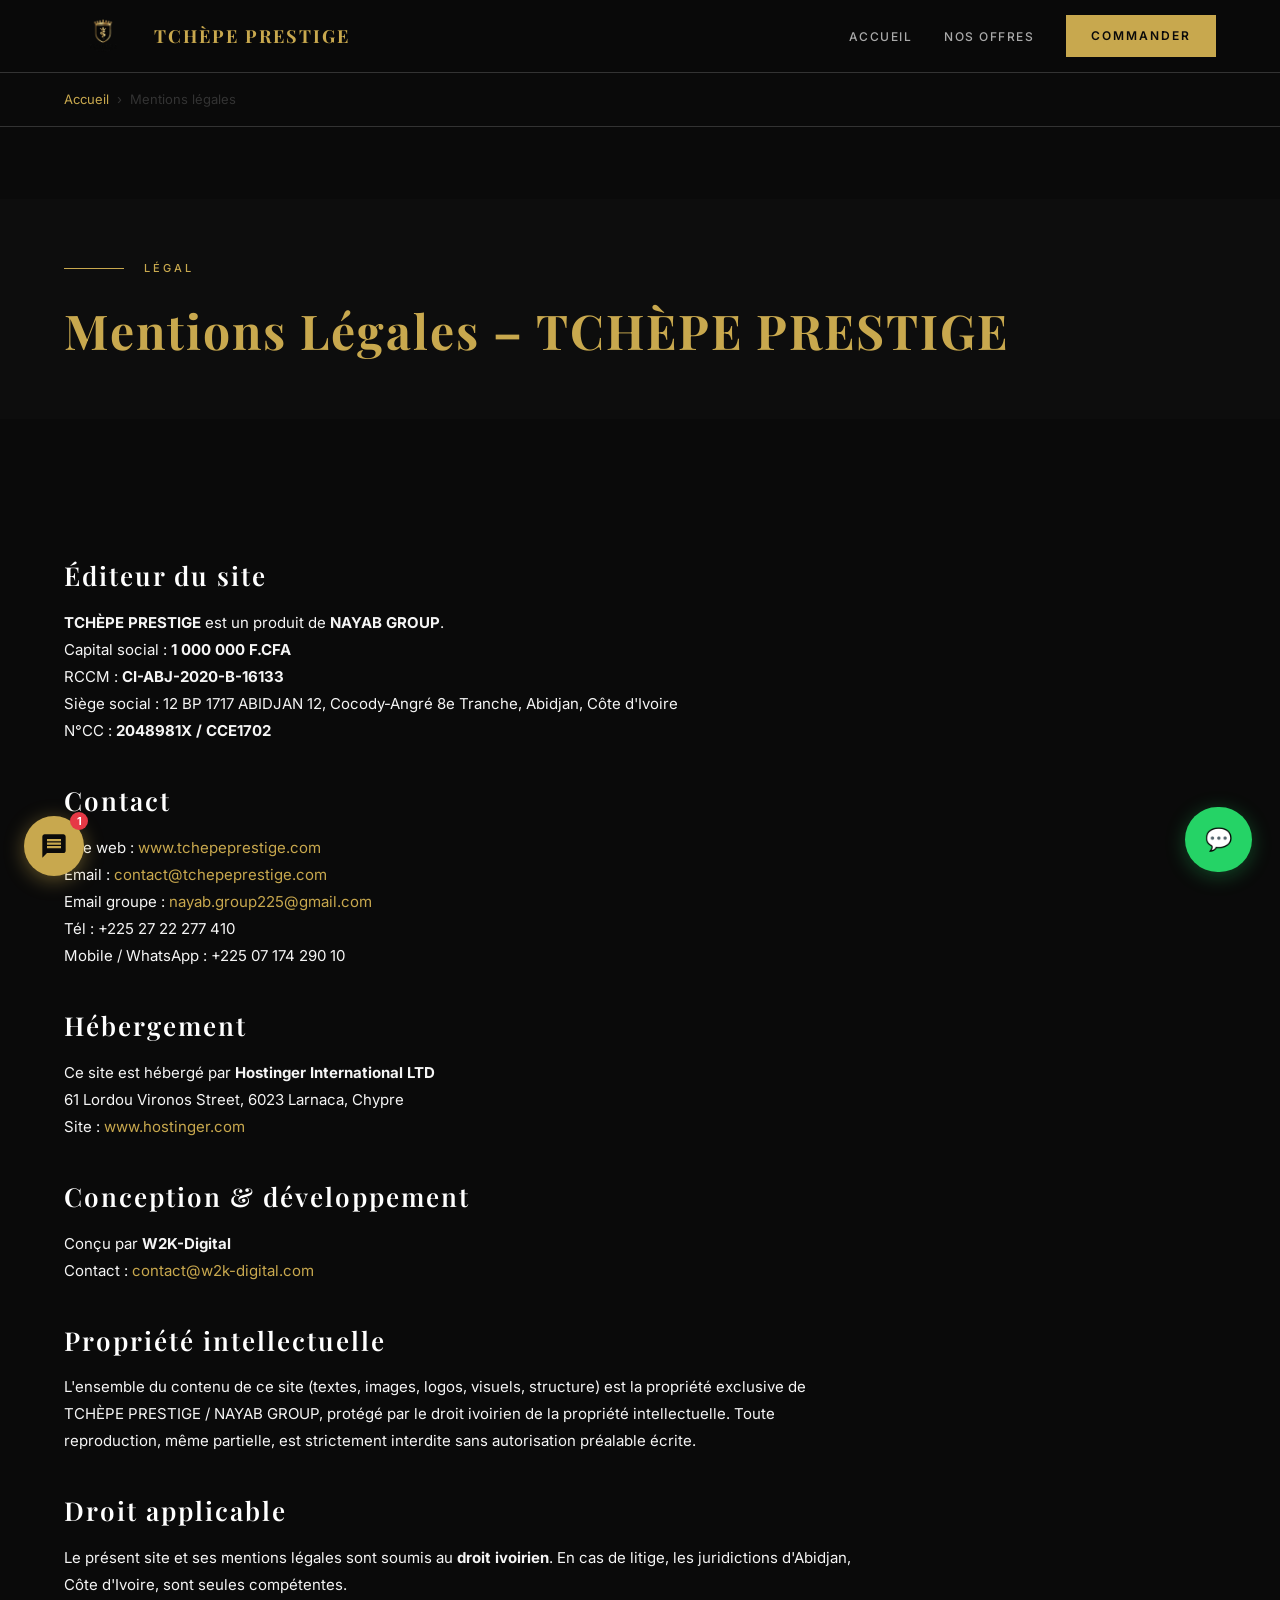
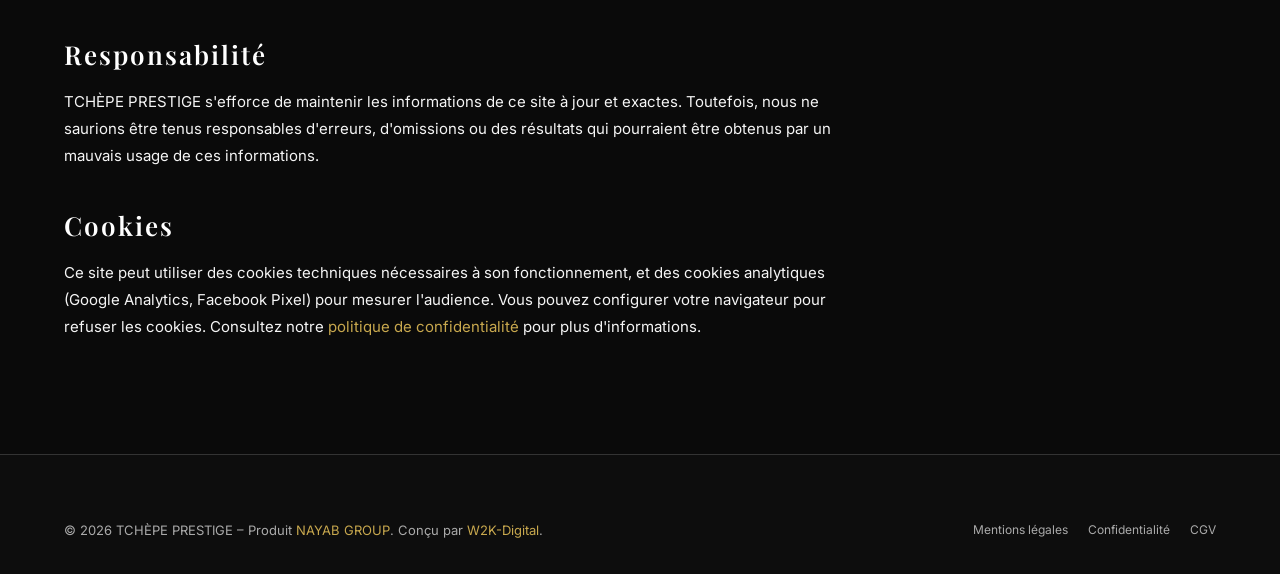
<file: mentions-legales.html>
<!DOCTYPE html>
<html lang="fr">
<head>
  <meta charset="UTF-8">
  <meta name="viewport" content="width=device-width, initial-scale=1.0">
  <title>Mentions Légales – TCHÈPE PRESTIGE | NAYAB GROUP Abidjan</title>
  <meta name="description" content="Mentions légales de TCHÈPE PRESTIGE, produit de NAYAB GROUP. RCCM CI-ABJ-2020-B-16133. Siège Cocody-Angré 8e Tranche, Abidjan, Côte d'Ivoire.">
  <link rel="canonical" href="https://www.tchepeprestige.com/mentions-legales.html">
  <link rel="icon" type="image/png" href="images/logo/favicon.png">
  <link rel="preconnect" href="https://fonts.googleapis.com">
  <link rel="preconnect" href="https://fonts.gstatic.com" crossorigin>
  <link href="https://fonts.googleapis.com/css2?family=Playfair+Display:wght@400;600;700&family=Inter:wght@300;400;500;600&display=swap" rel="stylesheet">
  <link rel="stylesheet" href="css/style.css">
  <link rel="stylesheet" href="css/chatbot.css">
</head>
<body>

  <header class="header" id="header">
    <nav class="nav">
      <a href="index.html" class="nav-logo">
        <img src="images/logo/logo-tchepeprestige.png" alt="Logo TCHÈPE PRESTIGE">
        <span class="nav-logo-text">Tchèpe Prestige</span>
      </a>
      <ul class="nav-menu">
        <li><a href="index.html" class="nav-link">Accueil</a></li>
        <li><a href="offres.html" class="nav-link">Nos Offres</a></li>
        <li><a href="contact.html" class="btn-primary nav-cta">Commander</a></li>
      </ul>
      <button class="nav-hamburger" id="hamburger" aria-label="Menu" aria-expanded="false">
        <span></span><span></span><span></span>
      </button>
    </nav>
    <nav class="nav-drawer" id="navDrawer">
      <a href="index.html" class="nav-link">Accueil</a>
      <a href="offres.html" class="nav-link">Nos Offres</a>
      <a href="contact.html" class="nav-link">Contact</a>
      <a href="contact.html" class="btn-primary" style="margin-top:16px;text-align:center;">Commander maintenant</a>
    </nav>
  </header>

  <div class="breadcrumb">
    <div class="container">
      <div class="breadcrumb-inner">
        <a href="index.html">Accueil</a><span>›</span><span>Mentions légales</span>
      </div>
    </div>
  </div>

  <div class="page-hero" style="background:var(--noir-3);min-height:200px;">
    <div class="page-hero-content">
      <div class="separateur"><div class="separateur-ligne"></div><span class="separateur-texte">Légal</span></div>
      <h1>Mentions Légales – TCHÈPE PRESTIGE</h1>
    </div>
  </div>

  <section class="section">
    <div class="container">
      <div class="legale-contenu">

        <h2>Éditeur du site</h2>
        <p>
          <strong>TCHÈPE PRESTIGE</strong> est un produit de <strong>NAYAB GROUP</strong>.<br>
          Capital social : <strong>1 000 000 F.CFA</strong><br>
          RCCM : <strong>CI-ABJ-2020-B-16133</strong><br>
          Siège social : 12 BP 1717 ABIDJAN 12, Cocody-Angré 8e Tranche, Abidjan, Côte d'Ivoire<br>
          N°CC : <strong>2048981X / CCE1702</strong>
        </p>

        <h2>Contact</h2>
        <p>
          Site web : <a href="https://www.tchepeprestige.com" style="color:var(--or);">www.tchepeprestige.com</a><br>
          Email : <a href="mailto:contact@tchepeprestige.com" style="color:var(--or);">contact@tchepeprestige.com</a><br>
          Email groupe : <a href="mailto:nayab.group225@gmail.com" style="color:var(--or);">nayab.group225@gmail.com</a><br>
          Tél : +225 27 22 277 410<br>
          Mobile / WhatsApp : +225 07 174 290 10
        </p>

        <h2>Hébergement</h2>
        <p>
          Ce site est hébergé par <strong>Hostinger International LTD</strong><br>
          61 Lordou Vironos Street, 6023 Larnaca, Chypre<br>
          Site : <a href="https://www.hostinger.com" target="_blank" rel="noopener" style="color:var(--or);">www.hostinger.com</a>
        </p>

        <h2>Conception & développement</h2>
        <p>
          Conçu par <strong>W2K-Digital</strong><br>
          Contact : <a href="mailto:contact@w2k-digital.com" style="color:var(--or);">contact@w2k-digital.com</a>
        </p>

        <h2>Propriété intellectuelle</h2>
        <p>
          L'ensemble du contenu de ce site (textes, images, logos, visuels, structure) est la propriété exclusive de TCHÈPE PRESTIGE / NAYAB GROUP, protégé par le droit ivoirien de la propriété intellectuelle. Toute reproduction, même partielle, est strictement interdite sans autorisation préalable écrite.
        </p>

        <h2>Droit applicable</h2>
        <p>
          Le présent site et ses mentions légales sont soumis au <strong>droit ivoirien</strong>. En cas de litige, les juridictions d'Abidjan, Côte d'Ivoire, sont seules compétentes.
        </p>

        <h2>Responsabilité</h2>
        <p>
          TCHÈPE PRESTIGE s'efforce de maintenir les informations de ce site à jour et exactes. Toutefois, nous ne saurions être tenus responsables d'erreurs, d'omissions ou des résultats qui pourraient être obtenus par un mauvais usage de ces informations.
        </p>

        <h2>Cookies</h2>
        <p>
          Ce site peut utiliser des cookies techniques nécessaires à son fonctionnement, et des cookies analytiques (Google Analytics, Facebook Pixel) pour mesurer l'audience. Vous pouvez configurer votre navigateur pour refuser les cookies. Consultez notre <a href="confidentialite.html" style="color:var(--or);">politique de confidentialité</a> pour plus d'informations.
        </p>

      </div>
    </div>
  </section>

  <footer class="footer">
    <div class="container">
      <div class="footer-bas" style="border-top:none;padding-top:0;">
        <p class="footer-copyright">© 2026 TCHÈPE PRESTIGE – Produit <a href="a-propos.html">NAYAB GROUP</a>. Conçu par <a href="mailto:contact@w2k-digital.com">W2K-Digital</a>.</p>
        <div class="footer-legal">
          <a href="mentions-legales.html">Mentions légales</a>
          <a href="confidentialite.html">Confidentialité</a>
          <a href="cgv.html">CGV</a>
        </div>
      </div>
    </div>
  </footer>

  <a href="https://wa.me/2250717429010?text=Bonjour%20TCHÈPE%20PRESTIGE" class="whatsapp-float" target="_blank" rel="noopener" aria-label="Commander via WhatsApp">
    <span class="whatsapp-float-icone">💬</span>
  </a>

  <script src="js/main.js"></script>
  <script src="js/chatbot.js"></script>
</body>
</html>
</file>
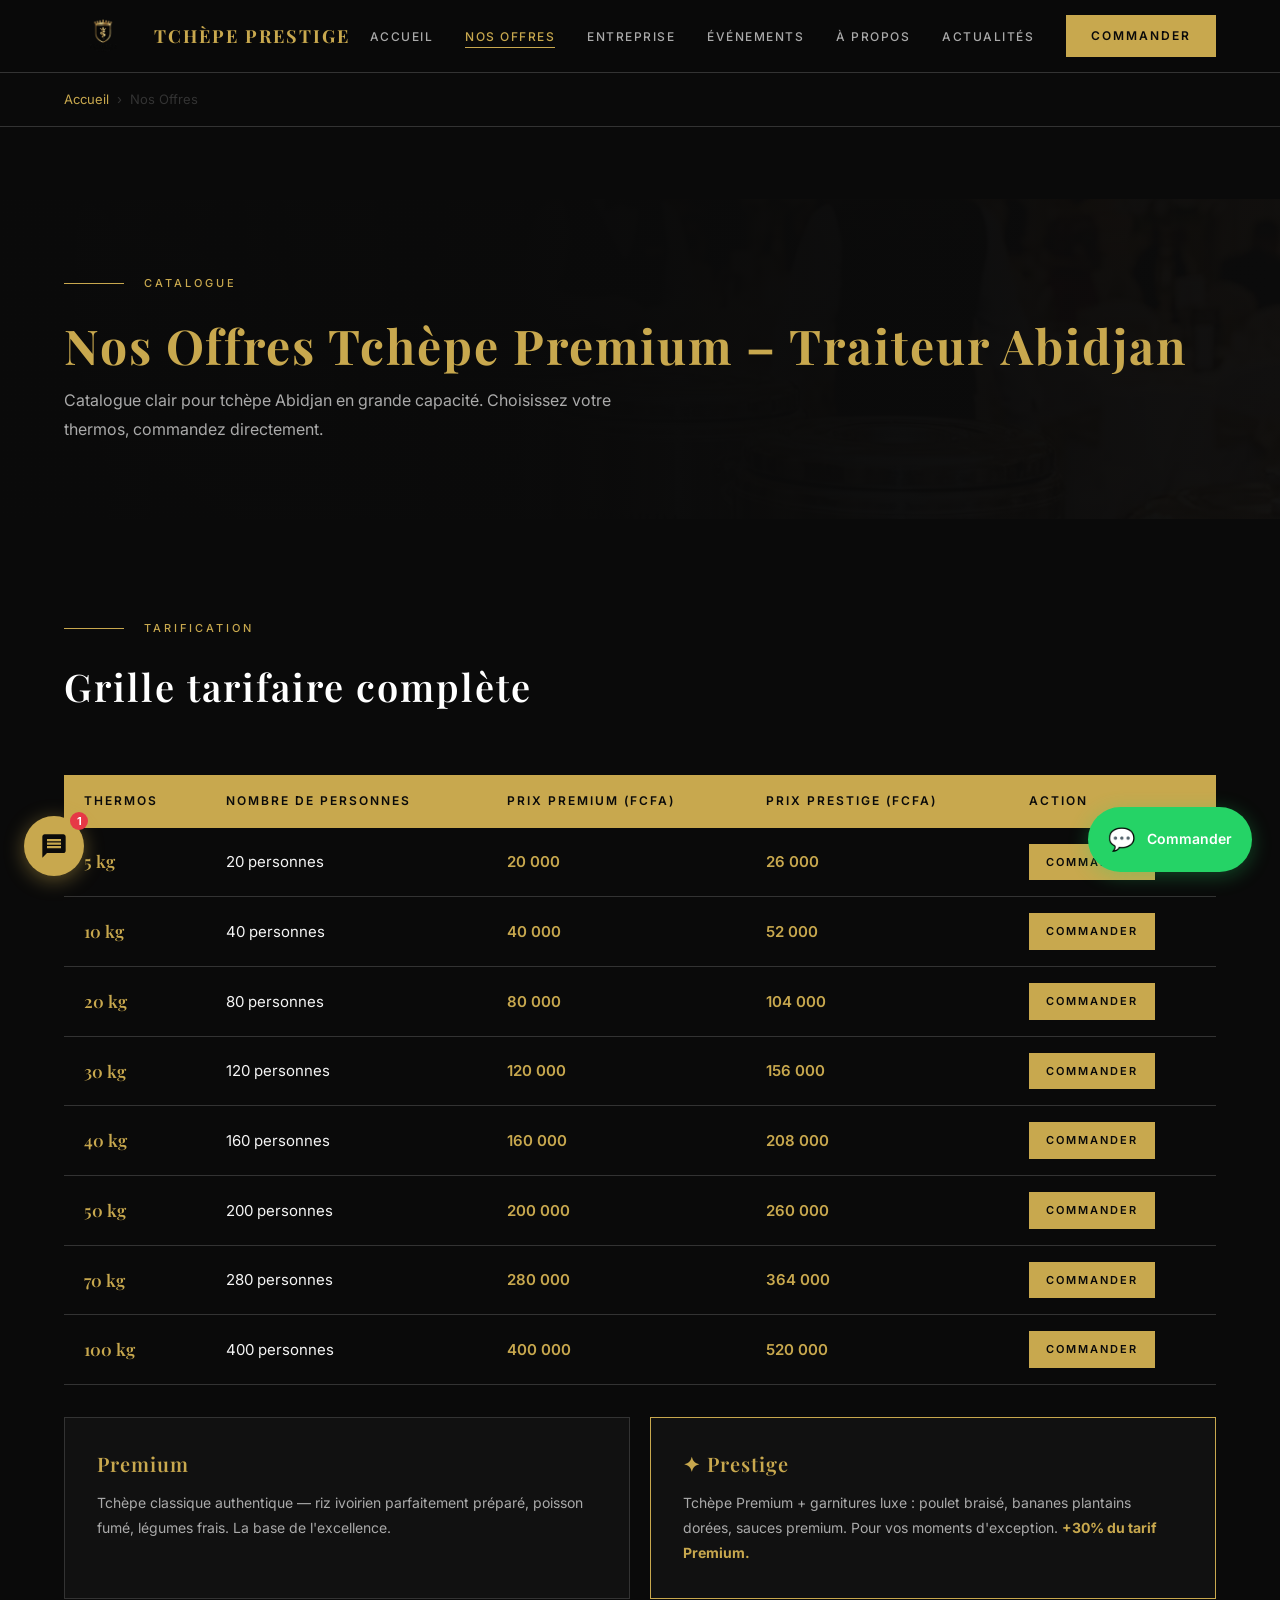
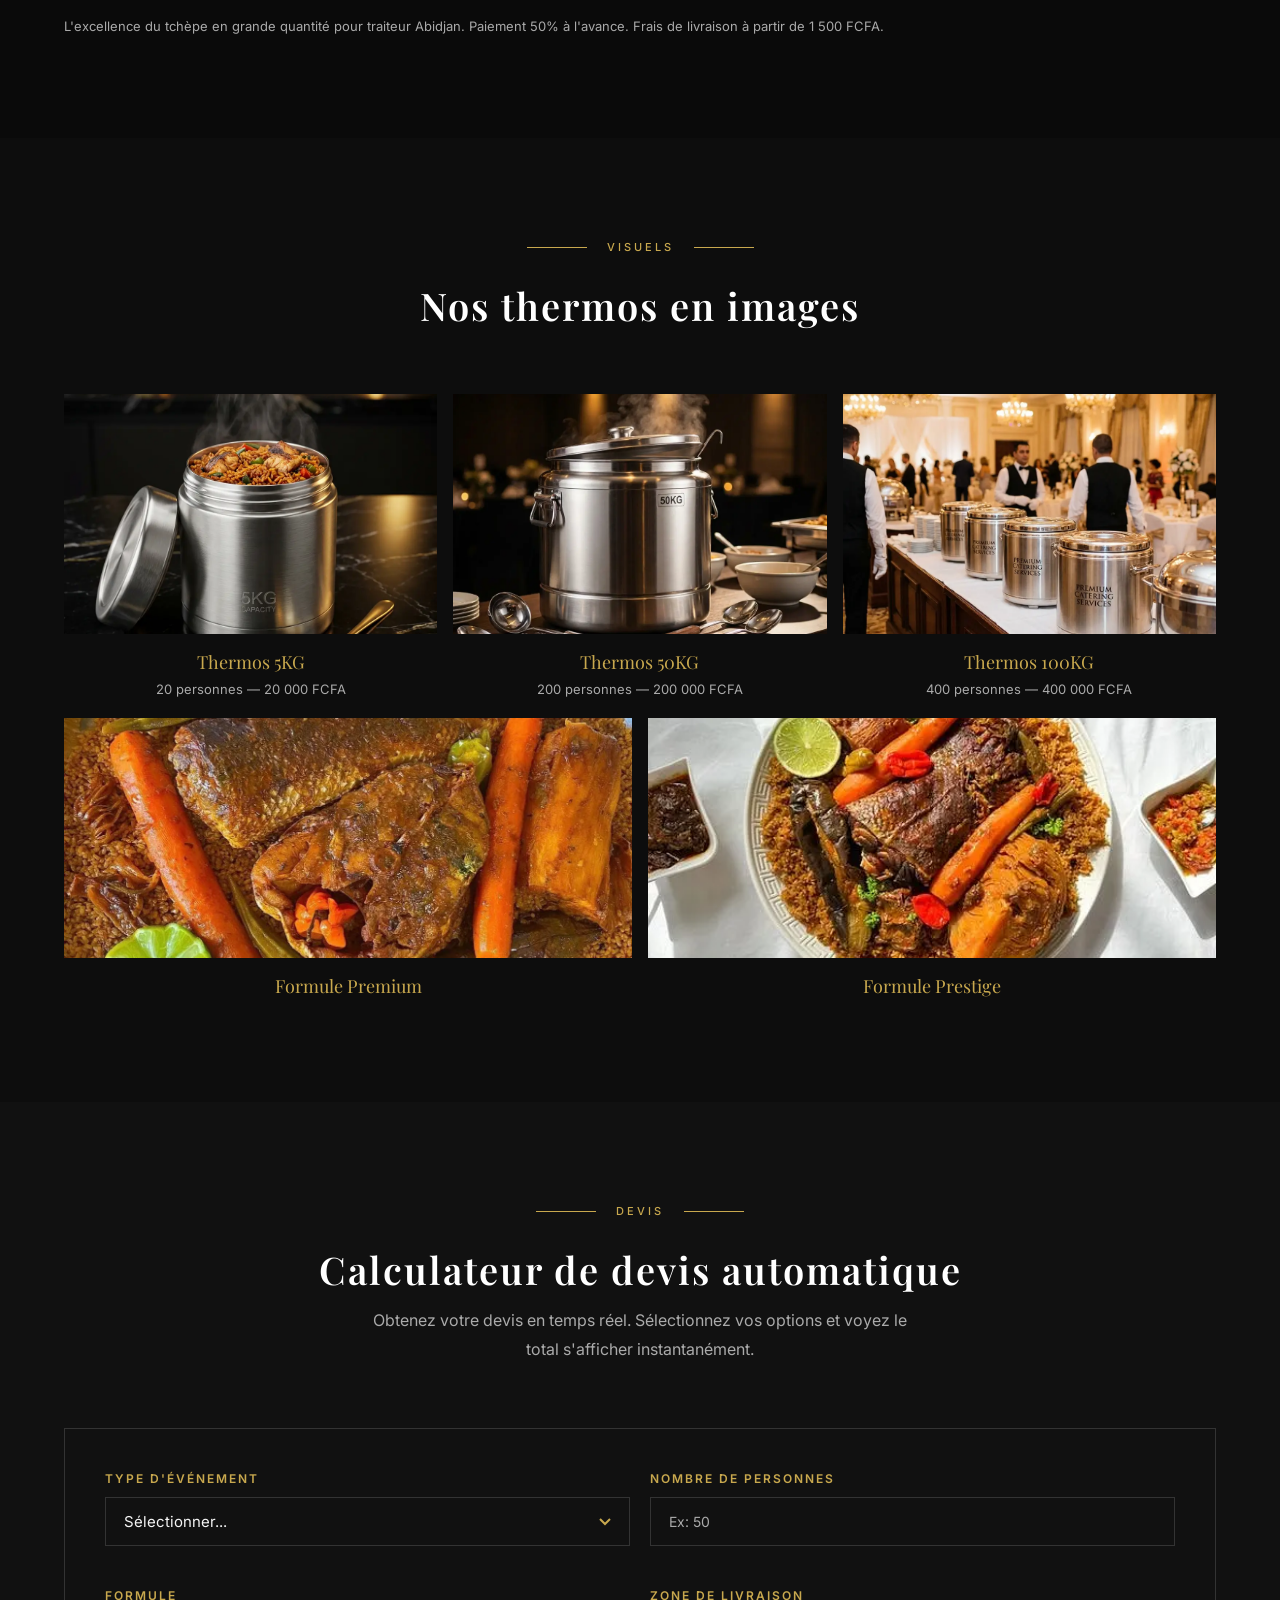
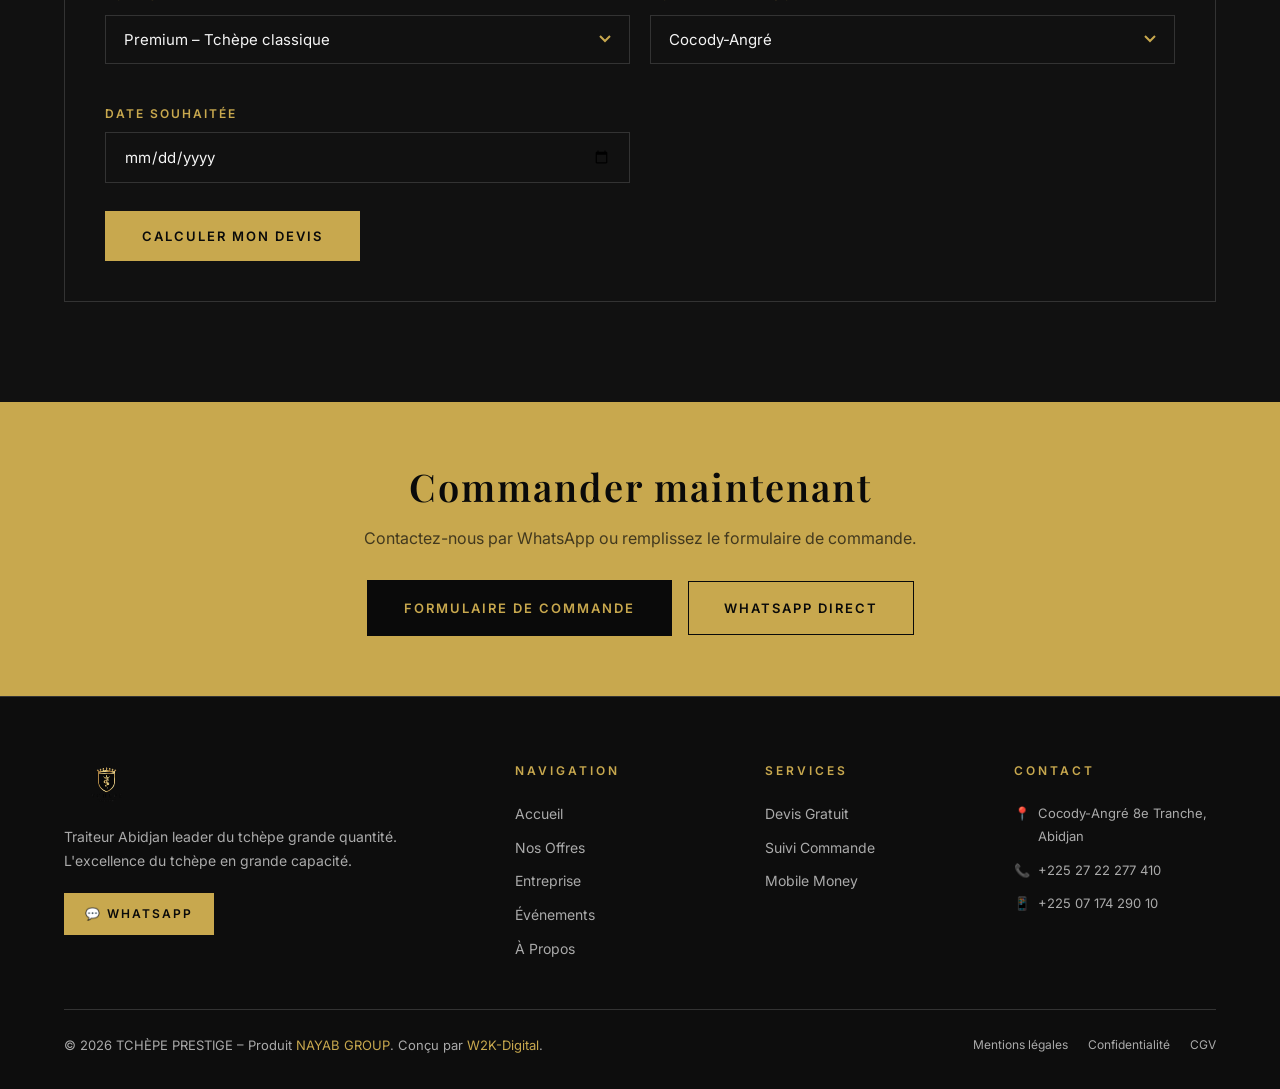
<file: offres.html>
<!DOCTYPE html>
<html lang="fr">
<head>
  <meta charset="UTF-8">
  <meta name="viewport" content="width=device-width, initial-scale=1.0">
  <title>Nos Offres Tchèpe Premium – Traiteur Abidjan | TCHÈPE PRESTIGE</title>
  <meta name="description" content="Catalogue tchèpe Abidjan en grande capacité. Thermos 5KG à 100KG, formules Premium et Prestige. Calculateur de devis automatique. Commander maintenant.">
  <link rel="canonical" href="https://www.tchepeprestige.com/offres.html">
  <meta property="og:title" content="Nos Offres Tchèpe Premium – TCHÈPE PRESTIGE Abidjan">
  <meta property="og:description" content="Catalogue tchèpe grande quantité Abidjan. Thermos 5KG à 100KG, formules Premium et Prestige.">
  <meta property="og:image" content="https://www.tchepeprestige.com/images/offres/thermos-100kg.jpg">
  <meta property="og:url" content="https://www.tchepeprestige.com/offres.html">
  <link rel="icon" type="image/png" href="images/logo/favicon.png">
  <link rel="preconnect" href="https://fonts.googleapis.com">
  <link rel="preconnect" href="https://fonts.gstatic.com" crossorigin>
  <link href="https://fonts.googleapis.com/css2?family=Playfair+Display:wght@400;600;700&family=Inter:wght@300;400;500;600&display=swap" rel="stylesheet">
  <link rel="stylesheet" href="css/style.css">
  <link rel="stylesheet" href="css/chatbot.css">
  <!-- Facebook Pixel --><!-- FB_PIXEL_ID -->
  <!-- Google Analytics --><!-- GA_MEASUREMENT_ID -->
</head>
<body data-next-page="entreprise.html">

  <!-- HEADER -->
  <header class="header" id="header">
    <nav class="nav">
      <a href="index.html" class="nav-logo">
        <img src="images/logo/logo-tchepeprestige.png" alt="Logo TCHÈPE PRESTIGE">
        <span class="nav-logo-text">Tchèpe Prestige</span>
      </a>
      <ul class="nav-menu">
        <li><a href="index.html" class="nav-link">Accueil</a></li>
        <li><a href="offres.html" class="nav-link active">Nos Offres</a></li>
        <li><a href="entreprise.html" class="nav-link">Entreprise</a></li>
        <li><a href="evenements.html" class="nav-link">Événements</a></li>
        <li><a href="a-propos.html" class="nav-link">À Propos</a></li>
        <li><a href="actualites.html" class="nav-link">Actualités</a></li>
        <li><a href="contact.html" class="btn-primary nav-cta">Commander</a></li>
      </ul>
      <button class="nav-hamburger" id="hamburger" aria-label="Menu" aria-expanded="false">
        <span></span><span></span><span></span>
      </button>
    </nav>
    <nav class="nav-drawer" id="navDrawer">
      <a href="index.html" class="nav-link">Accueil</a>
      <a href="offres.html" class="nav-link active">Nos Offres</a>
      <a href="entreprise.html" class="nav-link">Entreprise</a>
      <a href="evenements.html" class="nav-link">Événements</a>
      <a href="a-propos.html" class="nav-link">À Propos</a>
      <a href="temoignages.html" class="nav-link">Témoignages</a>
      <a href="actualites.html" class="nav-link">Actualités</a>
      <a href="contact.html" class="nav-link">Contact</a>
      <a href="contact.html" class="btn-primary" style="margin-top:16px;text-align:center;">Commander maintenant</a>
    </nav>
  </header>

  <!-- BREADCRUMB -->
  <div class="breadcrumb">
    <div class="container">
      <div class="breadcrumb-inner">
        <a href="index.html">Accueil</a>
        <span>›</span>
        <span>Nos Offres</span>
      </div>
    </div>
  </div>

  <!-- PAGE HERO -->
  <div class="page-hero">
    <div class="page-hero-bg">
      <picture>
        <source srcset="images/offres/thermos-100kg.webp" type="image/webp">
        <img src="images/offres/thermos-100kg.jpg" alt="Thermos tchèpe premium" loading="eager">
      </picture>
    </div>
    <div class="page-hero-overlay"></div>
    <div class="page-hero-content">
      <div class="separateur">
        <div class="separateur-ligne"></div>
        <span class="separateur-texte">Catalogue</span>
      </div>
      <h1>Nos Offres Tchèpe Premium – Traiteur Abidjan</h1>
      <p style="color:var(--gris);margin-top:12px;max-width:600px;">Catalogue clair pour tchèpe Abidjan en grande capacité. Choisissez votre thermos, commandez directement.</p>
    </div>
  </div>

  <!-- TABLEAU TARIFS COMPLET -->
  <section class="section">
    <div class="container">
      <div class="section-header reveal">
        <div class="separateur">
          <div class="separateur-ligne"></div>
          <span class="separateur-texte">Tarification</span>
        </div>
        <h2>Grille tarifaire complète</h2>
      </div>
      <div style="overflow-x:auto;" class="reveal">
        <table class="tableau-tarifs">
          <thead>
            <tr>
              <th>Thermos</th>
              <th>Nombre de personnes</th>
              <th>Prix Premium (FCFA)</th>
              <th>Prix Prestige (FCFA)</th>
              <th>Action</th>
            </tr>
          </thead>
          <tbody>
            <tr>
              <td>5 kg</td>
              <td>20 personnes</td>
              <td><span class="prix">20 000</span></td>
              <td><span class="prix">26 000</span></td>
              <td><a href="contact.html?thermos=5kg" class="btn-primary" style="font-size:11px;padding:8px 16px;">Commander</a></td>
            </tr>
            <tr>
              <td>10 kg</td>
              <td>40 personnes</td>
              <td><span class="prix">40 000</span></td>
              <td><span class="prix">52 000</span></td>
              <td><a href="contact.html?thermos=10kg" class="btn-primary" style="font-size:11px;padding:8px 16px;">Commander</a></td>
            </tr>
            <tr>
              <td>20 kg</td>
              <td>80 personnes</td>
              <td><span class="prix">80 000</span></td>
              <td><span class="prix">104 000</span></td>
              <td><a href="contact.html?thermos=20kg" class="btn-primary" style="font-size:11px;padding:8px 16px;">Commander</a></td>
            </tr>
            <tr>
              <td>30 kg</td>
              <td>120 personnes</td>
              <td><span class="prix">120 000</span></td>
              <td><span class="prix">156 000</span></td>
              <td><a href="contact.html?thermos=30kg" class="btn-primary" style="font-size:11px;padding:8px 16px;">Commander</a></td>
            </tr>
            <tr>
              <td>40 kg</td>
              <td>160 personnes</td>
              <td><span class="prix">160 000</span></td>
              <td><span class="prix">208 000</span></td>
              <td><a href="contact.html?thermos=40kg" class="btn-primary" style="font-size:11px;padding:8px 16px;">Commander</a></td>
            </tr>
            <tr>
              <td>50 kg</td>
              <td>200 personnes</td>
              <td><span class="prix">200 000</span></td>
              <td><span class="prix">260 000</span></td>
              <td><a href="contact.html?thermos=50kg" class="btn-primary" style="font-size:11px;padding:8px 16px;">Commander</a></td>
            </tr>
            <tr>
              <td>70 kg</td>
              <td>280 personnes</td>
              <td><span class="prix">280 000</span></td>
              <td><span class="prix">364 000</span></td>
              <td><a href="contact.html?thermos=70kg" class="btn-primary" style="font-size:11px;padding:8px 16px;">Commander</a></td>
            </tr>
            <tr>
              <td>100 kg</td>
              <td>400 personnes</td>
              <td><span class="prix">400 000</span></td>
              <td><span class="prix">520 000</span></td>
              <td><a href="contact.html?thermos=100kg" class="btn-primary" style="font-size:11px;padding:8px 16px;">Commander</a></td>
            </tr>
          </tbody>
        </table>
      </div>
      <div class="grille-2 reveal" style="margin-top:32px;gap:20px;">
        <div class="carte">
          <h3 style="font-size:20px;margin-bottom:12px;">Premium</h3>
          <p style="color:var(--gris);font-size:14px;">Tchèpe classique authentique — riz ivoirien parfaitement préparé, poisson fumé, légumes frais. La base de l'excellence.</p>
        </div>
        <div class="carte" style="border-color:var(--or);">
          <h3 style="font-size:20px;margin-bottom:12px;">✦ Prestige</h3>
          <p style="color:var(--gris);font-size:14px;">Tchèpe Premium + garnitures luxe : poulet braisé, bananes plantains dorées, sauces premium. Pour vos moments d'exception. <strong style="color:var(--or);">+30% du tarif Premium.</strong></p>
        </div>
      </div>
      <p style="color:var(--gris);font-size:13px;margin-top:16px;">
        L'excellence du tchèpe en grande quantité pour traiteur Abidjan. Paiement 50% à l'avance. Frais de livraison à partir de 1 500 FCFA.
      </p>
    </div>
  </section>

  <!-- VISUELS PRODUITS -->
  <section class="section section-dark">
    <div class="container">
      <div class="section-header center reveal">
        <div class="separateur" style="justify-content:center">
          <div class="separateur-ligne"></div>
          <span class="separateur-texte">Visuels</span>
          <div class="separateur-ligne"></div>
        </div>
        <h2>Nos thermos en images</h2>
      </div>
      <div class="grille-3" style="gap:16px;">
        <div class="reveal reveal-delay-1" style="text-align:center;">
          <div class="img-section" style="height:240px;">
            <picture>
              <source srcset="images/offres/thermos-5kg.webp" type="image/webp">
              <img src="images/offres/thermos-5kg.jpg" alt="Thermos 5KG tchèpe Abidjan" loading="lazy">
            </picture>
          </div>
          <p style="color:var(--or);font-family:'Playfair Display',serif;font-size:18px;margin-top:12px;">Thermos 5KG</p>
          <p style="color:var(--gris);font-size:13px;">20 personnes — 20 000 FCFA</p>
        </div>
        <div class="reveal reveal-delay-2" style="text-align:center;">
          <div class="img-section" style="height:240px;">
            <picture>
              <source srcset="images/offres/thermos-50kg.webp" type="image/webp">
              <img src="images/offres/thermos-50kg.jpg" alt="Thermos 50KG tchèpe Abidjan" loading="lazy">
            </picture>
          </div>
          <p style="color:var(--or);font-family:'Playfair Display',serif;font-size:18px;margin-top:12px;">Thermos 50KG</p>
          <p style="color:var(--gris);font-size:13px;">200 personnes — 200 000 FCFA</p>
        </div>
        <div class="reveal reveal-delay-3" style="text-align:center;">
          <div class="img-section" style="height:240px;">
            <picture>
              <source srcset="images/offres/thermos-100kg.webp" type="image/webp">
              <img src="images/offres/thermos-100kg.jpg" alt="Thermos 100KG tchèpe Abidjan" loading="lazy">
            </picture>
          </div>
          <p style="color:var(--or);font-family:'Playfair Display',serif;font-size:18px;margin-top:12px;">Thermos 100KG</p>
          <p style="color:var(--gris);font-size:13px;">400 personnes — 400 000 FCFA</p>
        </div>
      </div>
      <div class="grille-2" style="gap:16px;margin-top:16px;">
        <div class="reveal reveal-delay-1" style="text-align:center;">
          <div class="img-section" style="height:240px;">
            <picture>
              <source srcset="images/offres/plat-premium.webp" type="image/webp">
              <img src="images/offres/plat-premium.jpg" alt="Plat tchèpe Premium" loading="lazy">
            </picture>
          </div>
          <p style="color:var(--or);font-family:'Playfair Display',serif;font-size:18px;margin-top:12px;">Formule Premium</p>
        </div>
        <div class="reveal reveal-delay-2" style="text-align:center;">
          <div class="img-section" style="height:240px;">
            <picture>
              <source srcset="images/offres/plat-prestige.webp" type="image/webp">
              <img src="images/offres/plat-prestige.jpg" alt="Plat tchèpe Prestige" loading="lazy">
            </picture>
          </div>
          <p style="color:var(--or);font-family:'Playfair Display',serif;font-size:18px;margin-top:12px;">Formule Prestige</p>
        </div>
      </div>
    </div>
  </section>

  <!-- CALCULATEUR DEVIS -->
  <section class="section section-alt" id="devis">
    <div class="container">
      <div class="section-header center reveal">
        <div class="separateur" style="justify-content:center">
          <div class="separateur-ligne"></div>
          <span class="separateur-texte">Devis</span>
          <div class="separateur-ligne"></div>
        </div>
        <h2>Calculateur de devis automatique</h2>
        <p style="color:var(--gris);margin-top:12px;max-width:560px;margin-left:auto;margin-right:auto;">Obtenez votre devis en temps réel. Sélectionnez vos options et voyez le total s'afficher instantanément.</p>
      </div>
      <div class="calculateur reveal" id="calculateur">
        <div class="form-grille">
          <div class="form-group">
            <label class="form-label" for="devisEvenement">Type d'événement</label>
            <select class="form-select" id="devisEvenement">
              <option value="">Sélectionner...</option>
              <option value="entreprise">Entreprise / Cantine</option>
              <option value="mariage">Mariage</option>
              <option value="bapteme">Baptême</option>
              <option value="anniversaire">Anniversaire</option>
              <option value="autre">Autre</option>
            </select>
          </div>
          <div class="form-group">
            <label class="form-label" for="devisPersonnes">Nombre de personnes</label>
            <input type="number" class="form-input" id="devisPersonnes" min="1" max="1600" placeholder="Ex: 50">
          </div>
          <div class="form-group">
            <label class="form-label" for="devisFormule">Formule</label>
            <select class="form-select" id="devisFormule">
              <option value="premium">Premium – Tchèpe classique</option>
              <option value="prestige">Prestige – + garnitures luxe (+30%)</option>
            </select>
          </div>
          <div class="form-group">
            <label class="form-label" for="devisZone">Zone de livraison</label>
            <select class="form-select" id="devisZone">
              <option value="1500" data-nom="Cocody-Angré">Cocody-Angré</option>
              <option value="1000" data-nom="Cocody (autre)">Cocody (autre quartier)</option>
              <option value="1500" data-nom="Plateau / Marcory">Plateau / Marcory</option>
              <option value="1500" data-nom="Yopougon / Abobo">Yopougon / Abobo</option>
              <option value="5000" data-nom="Bingerville / Bassam">Bingerville / Grand-Bassam</option>
            </select>
          </div>
          <div class="form-group">
            <label class="form-label" for="devisDate">Date souhaitée</label>
            <input type="date" class="form-input" id="devisDate">
          </div>
        </div>
        <button class="btn-primary" onclick="calculerDevis()" style="margin-top:8px;">Calculer mon devis</button>

        <!-- Résultat -->
        <div class="calculateur-resultat" id="calculateurResultat">
          <h3 style="font-size:20px;margin-bottom:20px;">Récapitulatif de votre devis</h3>
          <div id="resultatLignes"></div>
          <div class="resultat-total" id="resultatTotal">
            <span class="label">TOTAL ESTIMÉ</span>
            <span class="valeur" id="resultatMontant">0 FCFA</span>
          </div>
          <div class="btn-group" style="margin-top:24px;flex-wrap:wrap;">
            <a href="#" class="btn-primary" id="btnWhatsappDevis" target="_blank" rel="noopener">Confirmer via WhatsApp</a>
            <button class="btn-secondary" onclick="telechargerDevis()">Télécharger PDF</button>
          </div>
        </div>
      </div>
    </div>
  </section>

  <!-- CTA BANDE -->
  <div class="cta-bande">
    <div class="container">
      <h2>Commander maintenant</h2>
      <p>Contactez-nous par WhatsApp ou remplissez le formulaire de commande.</p>
      <div class="btn-group" style="justify-content:center;">
        <a href="contact.html" class="btn-primary">Formulaire de commande</a>
        <a href="https://wa.me/2250717429010?text=Bonjour%20TCHÈPE%20PRESTIGE%2C%20je%20souhaite%20faire%20une%20commande" class="btn-secondary" target="_blank" rel="noopener">WhatsApp Direct</a>
      </div>
    </div>
  </div>

  <!-- FOOTER -->
  <footer class="footer">
    <div class="container">
      <div class="footer-grille">
        <div class="footer-brand">
          <img src="images/logo/logo-tchepeprestige.png" alt="TCHÈPE PRESTIGE">
          <p>Traiteur Abidjan leader du tchèpe grande quantité. L'excellence du tchèpe en grande capacité.</p>
          <a href="https://wa.me/2250717429010" target="_blank" rel="noopener" class="btn-primary" style="font-size:12px;padding:10px 20px;">💬 WhatsApp</a>
        </div>
        <div>
          <div class="footer-titre">Navigation</div>
          <div class="footer-liens">
            <a href="index.html">Accueil</a>
            <a href="offres.html">Nos Offres</a>
            <a href="entreprise.html">Entreprise</a>
            <a href="evenements.html">Événements</a>
            <a href="a-propos.html">À Propos</a>
          </div>
        </div>
        <div>
          <div class="footer-titre">Services</div>
          <div class="footer-liens">
            <a href="offres.html#devis">Devis Gratuit</a>
            <a href="suivi-commande.html">Suivi Commande</a>
            <a href="contact.html#paiement">Mobile Money</a>
          </div>
        </div>
        <div>
          <div class="footer-titre">Contact</div>
          <div class="footer-contact-info">
            <p><span>📍</span> Cocody-Angré 8e Tranche, Abidjan</p>
            <p><span>📞</span> +225 27 22 277 410</p>
            <p><span>📱</span> +225 07 174 290 10</p>
          </div>
        </div>
      </div>
      <div class="footer-bas">
        <p class="footer-copyright">© 2026 TCHÈPE PRESTIGE – Produit <a href="a-propos.html">NAYAB GROUP</a>. Conçu par <a href="mailto:contact@w2k-digital.com">W2K-Digital</a>.</p>
        <div class="footer-legal">
          <a href="mentions-legales.html">Mentions légales</a>
          <a href="confidentialite.html">Confidentialité</a>
          <a href="cgv.html">CGV</a>
        </div>
      </div>
    </div>
  </footer>

  <!-- WHATSAPP FLOTTANT -->
  <a href="https://wa.me/2250717429010?text=Bonjour%20TCHÈPE%20PRESTIGE%2C%20je%20souhaite%20faire%20une%20commande" class="whatsapp-float" target="_blank" rel="noopener" aria-label="Commander via WhatsApp">
    <span class="whatsapp-float-icone">💬</span>
    <span class="whatsapp-float-texte">Commander</span>
  </a>

  <div class="scroll-indicator" id="scrollIndicator">
    <div class="scroll-dot"></div>
    <span class="scroll-texte">Défilement auto</span>
  </div>

  <script src="js/main.js"></script>
  <script src="js/auto-scroll.js"></script>
  <script src="js/devis.js"></script>
  <script src="js/chatbot.js"></script>
</body>
</html>
</file>
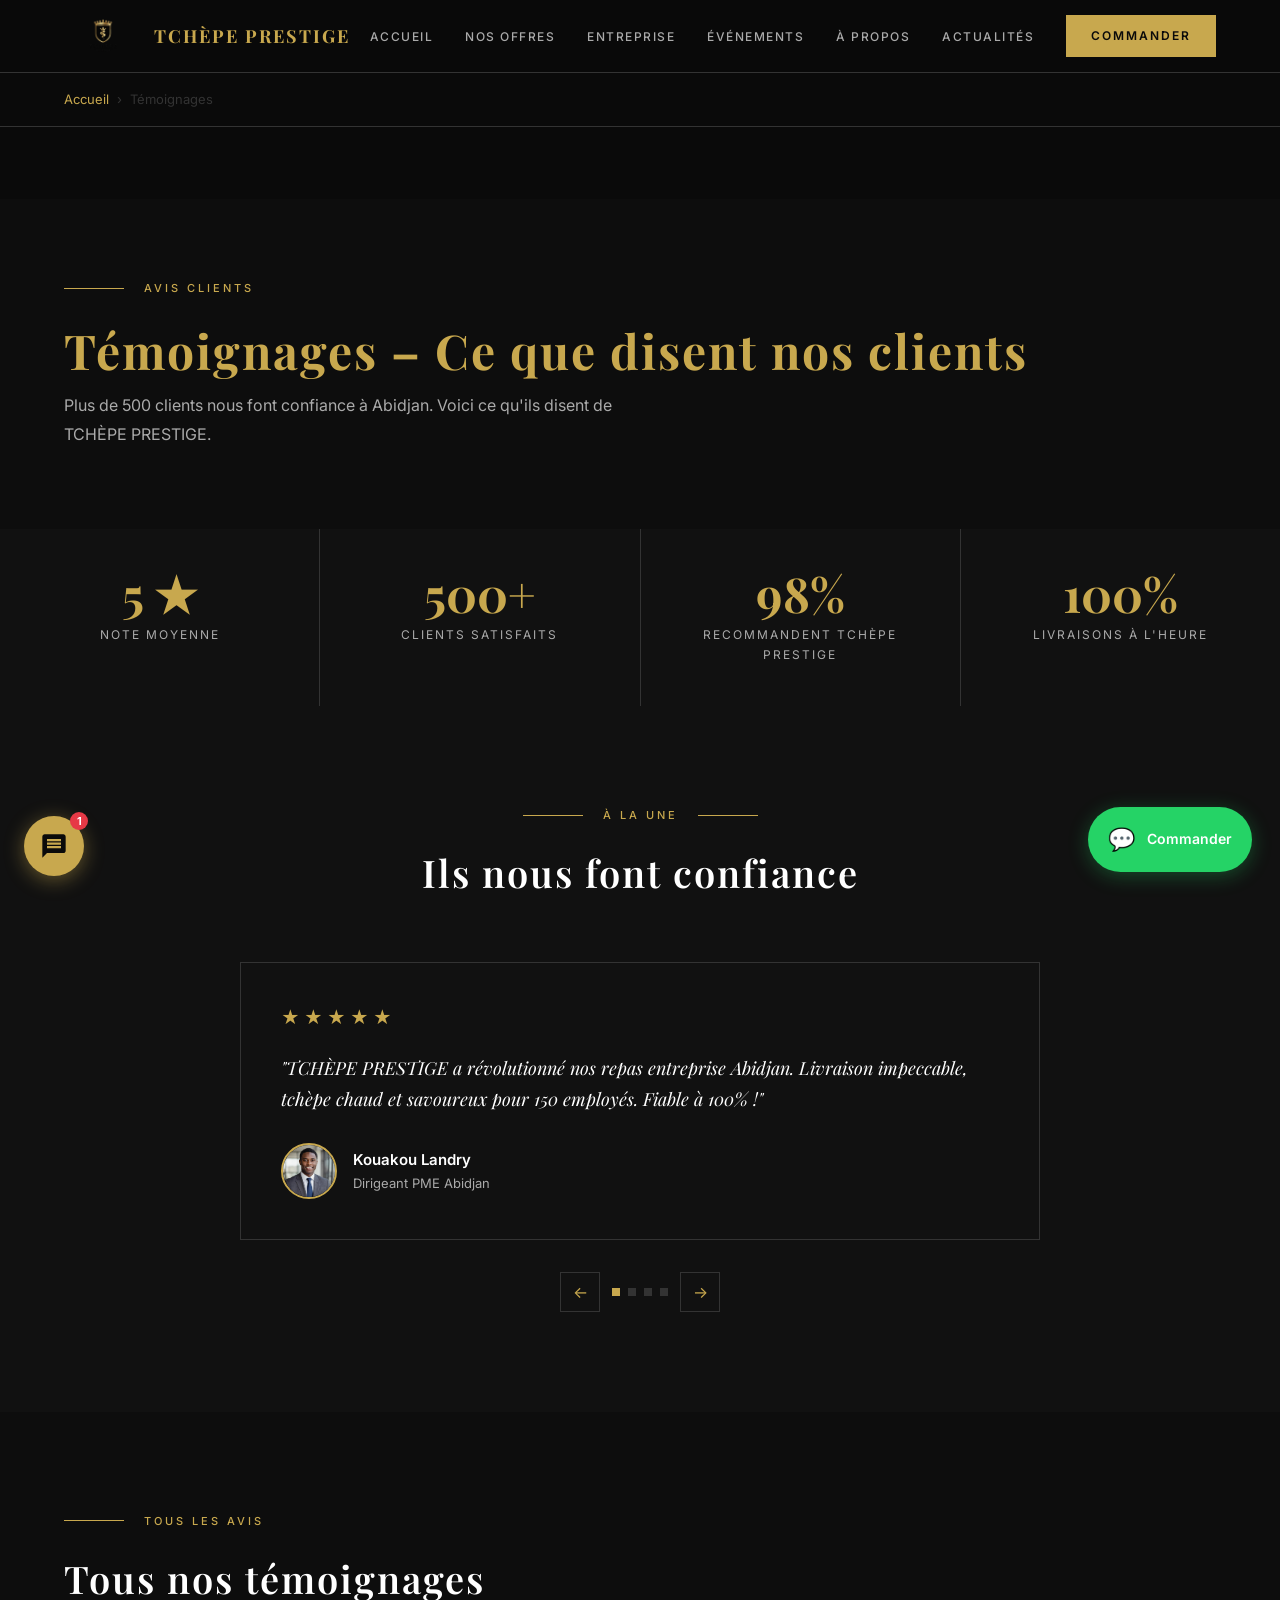
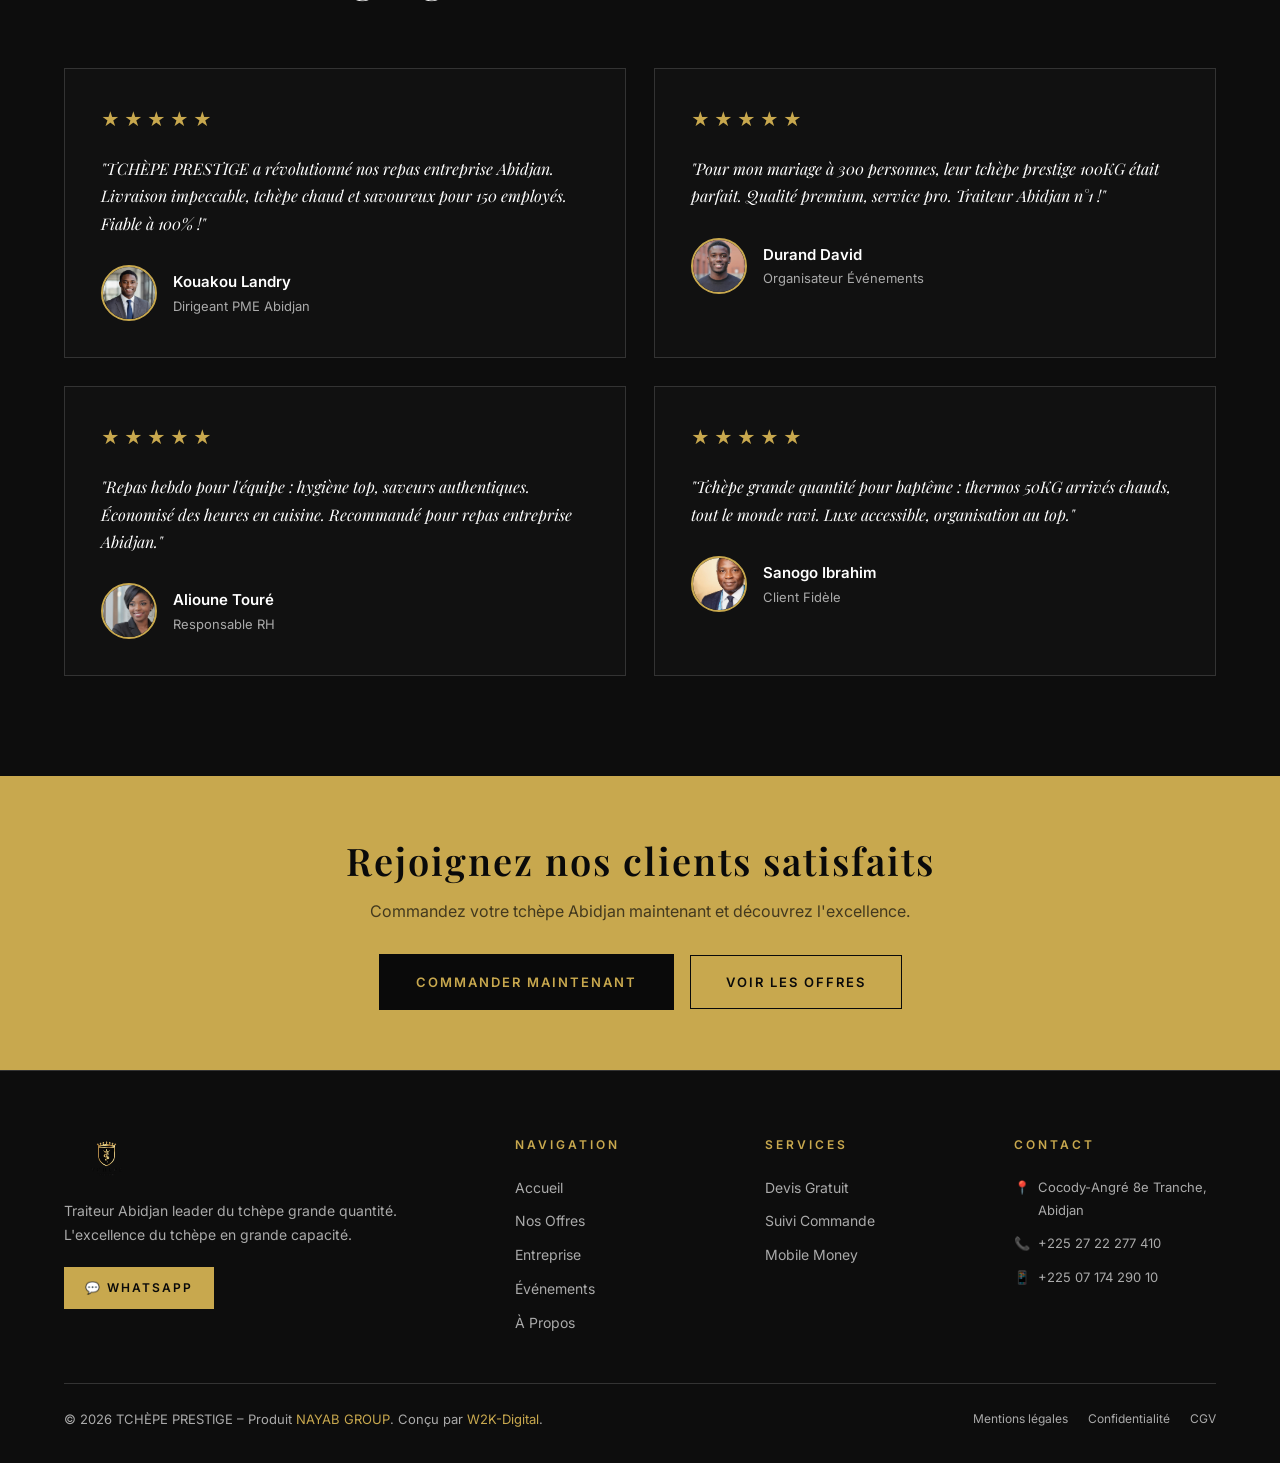
<file: temoignages.html>
<!DOCTYPE html>
<html lang="fr">
<head>
  <meta charset="UTF-8">
  <meta name="viewport" content="width=device-width, initial-scale=1.0">
  <title>Témoignages – Ce que disent nos clients | TCHÈPE PRESTIGE Abidjan</title>
  <meta name="description" content="Découvrez les avis clients TCHÈPE PRESTIGE. Entreprises, mariages, baptêmes : tous témoignent de la qualité du traiteur tchèpe n°1 à Abidjan.">
  <link rel="canonical" href="https://www.tchepeprestige.com/temoignages.html">
  <meta property="og:title" content="Témoignages clients – TCHÈPE PRESTIGE Abidjan">
  <meta property="og:description" content="Avis de nos clients entreprises et particuliers sur TCHÈPE PRESTIGE, traiteur tchèpe n°1 Abidjan.">
  <meta property="og:url" content="https://www.tchepeprestige.com/temoignages.html">
  <link rel="icon" type="image/png" href="images/logo/favicon.png">
  <link rel="preconnect" href="https://fonts.googleapis.com">
  <link rel="preconnect" href="https://fonts.gstatic.com" crossorigin>
  <link href="https://fonts.googleapis.com/css2?family=Playfair+Display:wght@400;600;700&family=Inter:wght@300;400;500;600&display=swap" rel="stylesheet">
  <link rel="stylesheet" href="css/style.css">
  <link rel="stylesheet" href="css/chatbot.css">
  <style>
    .temoignages-grille {
      display: grid;
      grid-template-columns: repeat(2, 1fr);
      gap: 28px;
    }
    .temoignage-full {
      background: var(--noir-2);
      border: 1px solid var(--gris-bordure);
      padding: 36px;
      transition: border-color var(--transition), box-shadow var(--transition);
    }
    .temoignage-full:hover {
      border-color: var(--or);
      box-shadow: var(--ombre-or);
    }
    @media (max-width: 768px) {
      .temoignages-grille { grid-template-columns: 1fr; }
    }
  </style>
  <!-- FB_PIXEL_ID --><!-- GA_MEASUREMENT_ID -->
</head>
<body data-next-page="actualites.html">

  <!-- HEADER -->
  <header class="header" id="header">
    <nav class="nav">
      <a href="index.html" class="nav-logo">
        <img src="images/logo/logo-tchepeprestige.png" alt="Logo TCHÈPE PRESTIGE">
        <span class="nav-logo-text">Tchèpe Prestige</span>
      </a>
      <ul class="nav-menu">
        <li><a href="index.html" class="nav-link">Accueil</a></li>
        <li><a href="offres.html" class="nav-link">Nos Offres</a></li>
        <li><a href="entreprise.html" class="nav-link">Entreprise</a></li>
        <li><a href="evenements.html" class="nav-link">Événements</a></li>
        <li><a href="a-propos.html" class="nav-link">À Propos</a></li>
        <li><a href="actualites.html" class="nav-link">Actualités</a></li>
        <li><a href="contact.html" class="btn-primary nav-cta">Commander</a></li>
      </ul>
      <button class="nav-hamburger" id="hamburger" aria-label="Menu" aria-expanded="false">
        <span></span><span></span><span></span>
      </button>
    </nav>
    <nav class="nav-drawer" id="navDrawer">
      <a href="index.html" class="nav-link">Accueil</a>
      <a href="offres.html" class="nav-link">Nos Offres</a>
      <a href="entreprise.html" class="nav-link">Entreprise</a>
      <a href="evenements.html" class="nav-link">Événements</a>
      <a href="a-propos.html" class="nav-link">À Propos</a>
      <a href="temoignages.html" class="nav-link active">Témoignages</a>
      <a href="actualites.html" class="nav-link">Actualités</a>
      <a href="contact.html" class="nav-link">Contact</a>
      <a href="contact.html" class="btn-primary" style="margin-top:16px;text-align:center;">Commander maintenant</a>
    </nav>
  </header>

  <!-- BREADCRUMB -->
  <div class="breadcrumb">
    <div class="container">
      <div class="breadcrumb-inner">
        <a href="index.html">Accueil</a>
        <span>›</span>
        <span>Témoignages</span>
      </div>
    </div>
  </div>

  <!-- PAGE HERO -->
  <div class="page-hero" style="background:var(--noir-3);">
    <div class="page-hero-content" style="padding-top:80px;padding-bottom:80px;">
      <div class="separateur">
        <div class="separateur-ligne"></div>
        <span class="separateur-texte">Avis clients</span>
      </div>
      <h1>Témoignages – Ce que disent nos clients</h1>
      <p style="color:var(--gris);margin-top:12px;max-width:600px;">Plus de 500 clients nous font confiance à Abidjan. Voici ce qu'ils disent de TCHÈPE PRESTIGE.</p>
    </div>
  </div>

  <!-- STATS AVIS -->
  <section>
    <div class="stats-grille">
      <div class="stat-item">
        <div class="stat-nombre">5 ★</div>
        <div class="stat-label">Note moyenne</div>
      </div>
      <div class="stat-item">
        <div class="stat-nombre">500+</div>
        <div class="stat-label">Clients satisfaits</div>
      </div>
      <div class="stat-item">
        <div class="stat-nombre">98%</div>
        <div class="stat-label">Recommandent TCHÈPE PRESTIGE</div>
      </div>
      <div class="stat-item">
        <div class="stat-nombre">100%</div>
        <div class="stat-label">Livraisons à l'heure</div>
      </div>
    </div>
  </section>

  <!-- CARROUSEL AUTO-DÉFILANT -->
  <section class="section section-alt">
    <div class="container">
      <div class="section-header center reveal">
        <div class="separateur" style="justify-content:center">
          <div class="separateur-ligne"></div>
          <span class="separateur-texte">À la une</span>
          <div class="separateur-ligne"></div>
        </div>
        <h2>Ils nous font confiance</h2>
      </div>
      <div class="carrousel-temoignages reveal" id="carrousel">
        <div class="temoignages-track" id="temoignagesTrack">
          <div class="temoignage-item">
            <div class="temoignage-carte">
              <div class="temoignage-etoiles">
                <span>★</span><span>★</span><span>★</span><span>★</span><span>★</span>
              </div>
              <p class="temoignage-texte">
                "TCHÈPE PRESTIGE a révolutionné nos repas entreprise Abidjan. Livraison impeccable, tchèpe chaud et savoureux pour 150 employés. Fiable à 100% !"
              </p>
              <div class="temoignage-auteur">
                <img src="images/temoignages/client-homme-1.jpg" alt="Kouakou Landry" class="temoignage-photo" loading="lazy">
                <div>
                  <div class="temoignage-nom">Kouakou Landry</div>
                  <div class="temoignage-role">Dirigeant PME Abidjan</div>
                </div>
              </div>
            </div>
          </div>
          <div class="temoignage-item">
            <div class="temoignage-carte">
              <div class="temoignage-etoiles">
                <span>★</span><span>★</span><span>★</span><span>★</span><span>★</span>
              </div>
              <p class="temoignage-texte">
                "Pour mon mariage à 300 personnes, leur tchèpe prestige 100KG était parfait. Qualité premium, service pro. Traiteur Abidjan n°1 !"
              </p>
              <div class="temoignage-auteur">
                <img src="images/temoignages/client-homme-2.jpg" alt="Durand David" class="temoignage-photo" loading="lazy">
                <div>
                  <div class="temoignage-nom">Durand David</div>
                  <div class="temoignage-role">Organisateur Événements</div>
                </div>
              </div>
            </div>
          </div>
          <div class="temoignage-item">
            <div class="temoignage-carte">
              <div class="temoignage-etoiles">
                <span>★</span><span>★</span><span>★</span><span>★</span><span>★</span>
              </div>
              <p class="temoignage-texte">
                "Repas hebdo pour l'équipe : hygiène top, saveurs authentiques. Économisé des heures en cuisine. Recommandé pour repas entreprise Abidjan."
              </p>
              <div class="temoignage-auteur">
                <img src="images/temoignages/client-femme-1.jpg" alt="Alioune Touré" class="temoignage-photo" loading="lazy">
                <div>
                  <div class="temoignage-nom">Alioune Touré</div>
                  <div class="temoignage-role">Responsable RH</div>
                </div>
              </div>
            </div>
          </div>
          <div class="temoignage-item">
            <div class="temoignage-carte">
              <div class="temoignage-etoiles">
                <span>★</span><span>★</span><span>★</span><span>★</span><span>★</span>
              </div>
              <p class="temoignage-texte">
                "Tchèpe grande quantité pour baptême : thermos 50KG arrivés chauds, tout le monde ravi. Luxe accessible, organisation au top."
              </p>
              <div class="temoignage-auteur">
                <img src="images/temoignages/client-homme-3.jpg" alt="Sanogo Ibrahim" class="temoignage-photo" loading="lazy">
                <div>
                  <div class="temoignage-nom">Sanogo Ibrahim</div>
                  <div class="temoignage-role">Client Fidèle</div>
                </div>
              </div>
            </div>
          </div>
        </div>
        <div class="carrousel-controls">
          <button class="carrousel-btn" id="carrouselPrev" aria-label="Précédent">&#8592;</button>
          <div class="carrousel-dots" id="carrouselDots">
            <div class="carrousel-dot active" data-index="0"></div>
            <div class="carrousel-dot" data-index="1"></div>
            <div class="carrousel-dot" data-index="2"></div>
            <div class="carrousel-dot" data-index="3"></div>
          </div>
          <button class="carrousel-btn" id="carrouselNext" aria-label="Suivant">&#8594;</button>
        </div>
      </div>
    </div>
  </section>

  <!-- GRILLE COMPLÈTE TÉMOIGNAGES -->
  <section class="section section-dark">
    <div class="container">
      <div class="section-header reveal">
        <div class="separateur">
          <div class="separateur-ligne"></div>
          <span class="separateur-texte">Tous les avis</span>
        </div>
        <h2>Tous nos témoignages</h2>
      </div>
      <div class="temoignages-grille">
        <div class="temoignage-full reveal reveal-delay-1">
          <div class="temoignage-etoiles"><span>★</span><span>★</span><span>★</span><span>★</span><span>★</span></div>
          <p class="temoignage-texte" style="font-size:16px;">"TCHÈPE PRESTIGE a révolutionné nos repas entreprise Abidjan. Livraison impeccable, tchèpe chaud et savoureux pour 150 employés. Fiable à 100% !"</p>
          <div class="temoignage-auteur">
            <img src="images/temoignages/client-homme-1.jpg" alt="Kouakou Landry" class="temoignage-photo" loading="lazy">
            <div><div class="temoignage-nom">Kouakou Landry</div><div class="temoignage-role">Dirigeant PME Abidjan</div></div>
          </div>
        </div>
        <div class="temoignage-full reveal reveal-delay-2">
          <div class="temoignage-etoiles"><span>★</span><span>★</span><span>★</span><span>★</span><span>★</span></div>
          <p class="temoignage-texte" style="font-size:16px;">"Pour mon mariage à 300 personnes, leur tchèpe prestige 100KG était parfait. Qualité premium, service pro. Traiteur Abidjan n°1 !"</p>
          <div class="temoignage-auteur">
            <img src="images/temoignages/client-homme-2.jpg" alt="Durand David" class="temoignage-photo" loading="lazy">
            <div><div class="temoignage-nom">Durand David</div><div class="temoignage-role">Organisateur Événements</div></div>
          </div>
        </div>
        <div class="temoignage-full reveal reveal-delay-1">
          <div class="temoignage-etoiles"><span>★</span><span>★</span><span>★</span><span>★</span><span>★</span></div>
          <p class="temoignage-texte" style="font-size:16px;">"Repas hebdo pour l'équipe : hygiène top, saveurs authentiques. Économisé des heures en cuisine. Recommandé pour repas entreprise Abidjan."</p>
          <div class="temoignage-auteur">
            <img src="images/temoignages/client-femme-1.jpg" alt="Alioune Touré" class="temoignage-photo" loading="lazy">
            <div><div class="temoignage-nom">Alioune Touré</div><div class="temoignage-role">Responsable RH</div></div>
          </div>
        </div>
        <div class="temoignage-full reveal reveal-delay-2">
          <div class="temoignage-etoiles"><span>★</span><span>★</span><span>★</span><span>★</span><span>★</span></div>
          <p class="temoignage-texte" style="font-size:16px;">"Tchèpe grande quantité pour baptême : thermos 50KG arrivés chauds, tout le monde ravi. Luxe accessible, organisation au top."</p>
          <div class="temoignage-auteur">
            <img src="images/temoignages/client-homme-3.jpg" alt="Sanogo Ibrahim" class="temoignage-photo" loading="lazy">
            <div><div class="temoignage-nom">Sanogo Ibrahim</div><div class="temoignage-role">Client Fidèle</div></div>
          </div>
        </div>
      </div>
    </div>
  </section>

  <!-- CTA BANDE -->
  <div class="cta-bande">
    <div class="container">
      <h2>Rejoignez nos clients satisfaits</h2>
      <p>Commandez votre tchèpe Abidjan maintenant et découvrez l'excellence.</p>
      <div class="btn-group" style="justify-content:center;">
        <a href="contact.html" class="btn-primary">Commander maintenant</a>
        <a href="offres.html" class="btn-secondary">Voir les offres</a>
      </div>
    </div>
  </div>

  <!-- FOOTER -->
  <footer class="footer">
    <div class="container">
      <div class="footer-grille">
        <div class="footer-brand">
          <img src="images/logo/logo-tchepeprestige.png" alt="TCHÈPE PRESTIGE">
          <p>Traiteur Abidjan leader du tchèpe grande quantité. L'excellence du tchèpe en grande capacité.</p>
          <a href="https://wa.me/2250717429010" target="_blank" rel="noopener" class="btn-primary" style="font-size:12px;padding:10px 20px;">💬 WhatsApp</a>
        </div>
        <div>
          <div class="footer-titre">Navigation</div>
          <div class="footer-liens">
            <a href="index.html">Accueil</a>
            <a href="offres.html">Nos Offres</a>
            <a href="entreprise.html">Entreprise</a>
            <a href="evenements.html">Événements</a>
            <a href="a-propos.html">À Propos</a>
          </div>
        </div>
        <div>
          <div class="footer-titre">Services</div>
          <div class="footer-liens">
            <a href="offres.html#devis">Devis Gratuit</a>
            <a href="suivi-commande.html">Suivi Commande</a>
            <a href="contact.html#paiement">Mobile Money</a>
          </div>
        </div>
        <div>
          <div class="footer-titre">Contact</div>
          <div class="footer-contact-info">
            <p><span>📍</span> Cocody-Angré 8e Tranche, Abidjan</p>
            <p><span>📞</span> +225 27 22 277 410</p>
            <p><span>📱</span> +225 07 174 290 10</p>
          </div>
        </div>
      </div>
      <div class="footer-bas">
        <p class="footer-copyright">© 2026 TCHÈPE PRESTIGE – Produit <a href="a-propos.html">NAYAB GROUP</a>. Conçu par <a href="mailto:contact@w2k-digital.com">W2K-Digital</a>.</p>
        <div class="footer-legal">
          <a href="mentions-legales.html">Mentions légales</a>
          <a href="confidentialite.html">Confidentialité</a>
          <a href="cgv.html">CGV</a>
        </div>
      </div>
    </div>
  </footer>

  <a href="https://wa.me/2250717429010?text=Bonjour%20TCHÈPE%20PRESTIGE%2C%20je%20souhaite%20commander" class="whatsapp-float" target="_blank" rel="noopener" aria-label="Commander via WhatsApp">
    <span class="whatsapp-float-icone">💬</span>
    <span class="whatsapp-float-texte">Commander</span>
  </a>
  <div class="scroll-indicator" id="scrollIndicator">
    <div class="scroll-dot"></div>
    <span class="scroll-texte">Défilement auto</span>
  </div>

  <script src="js/main.js"></script>
  <script src="js/auto-scroll.js"></script>
  <script src="js/chatbot.js"></script>
</body>
</html>
</file>
<file: css/style.css>
/* ============================================
   TCHÈPE PRESTIGE — Styles Globaux
   W2K-Digital | Ultra Luxe Noir/Or/Blanc
   ============================================ */

/* Imports Google Fonts */
@import url('https://fonts.googleapis.com/css2?family=Playfair+Display:wght@400;600;700&family=Inter:wght@300;400;500;600&display=swap');

/* ============================================
   VARIABLES CSS
   ============================================ */
:root {
  --noir: #0A0A0A;
  --noir-2: #111111;
  --noir-3: #0D0D0D;
  --or: #C8A84E;
  --or-clair: #D4B85A;
  --or-sombre: #A08830;
  --blanc: #FFFFFF;
  --blanc-casse: #F5F5F5;
  --gris: #AAAAAA;
  --gris-bordure: #333333;
  --vert-whatsapp: #25D366;
  --transition: 0.3s ease;
  --radius: 0px;
  --ombre-or: 0 0 20px rgba(200, 168, 78, 0.15);
  --ombre-carte: 0 4px 24px rgba(0,0,0,0.4);
}

/* ============================================
   RESET & BASE
   ============================================ */
*, *::before, *::after {
  box-sizing: border-box;
  margin: 0;
  padding: 0;
}

html {
  scroll-behavior: smooth;
  font-size: 16px;
}

body {
  background-color: var(--noir);
  color: var(--blanc-casse);
  font-family: 'Inter', sans-serif;
  font-weight: 400;
  line-height: 1.7;
  overflow-x: hidden;
  -webkit-font-smoothing: antialiased;
}

img {
  max-width: 100%;
  height: auto;
  display: block;
}

a {
  color: inherit;
  text-decoration: none;
  transition: color var(--transition);
}

ul, ol {
  list-style: none;
}

button {
  cursor: pointer;
  border: none;
  background: none;
  font-family: inherit;
}

input, select, textarea {
  font-family: inherit;
}

/* ============================================
   TYPOGRAPHIE
   ============================================ */
h1 {
  font-family: 'Playfair Display', serif;
  font-size: 52px;
  font-weight: 700;
  color: var(--or);
  letter-spacing: 2px;
  line-height: 1.2;
}

h2 {
  font-family: 'Playfair Display', serif;
  font-size: 38px;
  font-weight: 600;
  color: var(--blanc);
  letter-spacing: 2px;
  line-height: 1.3;
}

h3 {
  font-family: 'Playfair Display', serif;
  font-size: 28px;
  font-weight: 600;
  color: var(--or);
  letter-spacing: 1px;
  line-height: 1.4;
}

h4 {
  font-family: 'Inter', sans-serif;
  font-size: 18px;
  font-weight: 600;
  color: var(--blanc);
  letter-spacing: 1px;
}

p {
  font-size: 16px;
  color: var(--blanc-casse);
  line-height: 1.8;
}

small {
  font-size: 14px;
  color: var(--gris);
}

/* ============================================
   LAYOUT CONTAINERS
   ============================================ */
.container {
  max-width: 1200px;
  margin: 0 auto;
  padding: 0 24px;
}

.section {
  padding: 100px 0;
}

.section-alt {
  background-color: var(--noir-2);
}

.section-dark {
  background-color: var(--noir-3);
}

/* ============================================
   BOUTONS
   ============================================ */
.btn-primary {
  display: inline-block;
  background-color: var(--or);
  color: var(--noir);
  font-family: 'Inter', sans-serif;
  font-size: 13px;
  font-weight: 600;
  padding: 16px 36px;
  border-radius: var(--radius);
  text-transform: uppercase;
  letter-spacing: 2px;
  transition: background-color var(--transition), transform var(--transition);
  border: 1px solid var(--or);
}

.btn-primary:hover {
  background-color: var(--or-clair);
  transform: translateY(-2px);
  color: var(--noir);
}

.btn-secondary {
  display: inline-block;
  background-color: transparent;
  color: var(--or);
  font-family: 'Inter', sans-serif;
  font-size: 13px;
  font-weight: 600;
  padding: 15px 35px;
  border-radius: var(--radius);
  border: 1px solid var(--or);
  text-transform: uppercase;
  letter-spacing: 2px;
  transition: all var(--transition);
}

.btn-secondary:hover {
  background-color: var(--or);
  color: var(--noir);
  transform: translateY(-2px);
}

.btn-group {
  display: flex;
  gap: 16px;
  flex-wrap: wrap;
  align-items: center;
}

/* ============================================
   HEADER / NAVIGATION
   ============================================ */
.header {
  position: fixed;
  top: 0;
  left: 0;
  right: 0;
  z-index: 1000;
  background-color: rgba(10, 10, 10, 0.95);
  backdrop-filter: blur(10px);
  border-bottom: 1px solid var(--gris-bordure);
  transition: all var(--transition);
}

.header.scrolled {
  border-bottom-color: var(--or-sombre);
}

.nav {
  display: flex;
  align-items: center;
  justify-content: space-between;
  height: 72px;
  padding: 0 24px;
  max-width: 1200px;
  margin: 0 auto;
}

.nav-logo {
  display: flex;
  align-items: center;
  gap: 12px;
}

.nav-logo img {
  height: 44px;
  width: auto;
}

.nav-logo-text {
  font-family: 'Playfair Display', serif;
  font-size: 18px;
  font-weight: 700;
  color: var(--or);
  letter-spacing: 2px;
  text-transform: uppercase;
}

.nav-menu {
  display: flex;
  align-items: center;
  gap: 32px;
}

.nav-link {
  font-family: 'Inter', sans-serif;
  font-size: 12px;
  font-weight: 500;
  color: var(--gris);
  text-transform: uppercase;
  letter-spacing: 1.5px;
  transition: color var(--transition);
  position: relative;
}

.nav-link::after {
  content: '';
  position: absolute;
  bottom: -4px;
  left: 0;
  width: 0;
  height: 1px;
  background-color: var(--or);
  transition: width var(--transition);
}

.nav-link:hover,
.nav-link.active {
  color: var(--or);
}

.nav-link:hover::after,
.nav-link.active::after {
  width: 100%;
}

.nav-cta {
  font-size: 12px;
  padding: 10px 24px;
}

/* Menu Hamburger */
.nav-hamburger {
  display: none;
  flex-direction: column;
  gap: 5px;
  cursor: pointer;
  padding: 4px;
}

.nav-hamburger span {
  display: block;
  width: 24px;
  height: 2px;
  background-color: var(--or);
  transition: all var(--transition);
}

.nav-hamburger.open span:nth-child(1) {
  transform: translateY(7px) rotate(45deg);
}

.nav-hamburger.open span:nth-child(2) {
  opacity: 0;
}

.nav-hamburger.open span:nth-child(3) {
  transform: translateY(-7px) rotate(-45deg);
}

/* Drawer mobile */
.nav-drawer {
  display: none;
  position: fixed;
  top: 72px;
  left: 0;
  right: 0;
  bottom: 0;
  background-color: var(--noir);
  z-index: 999;
  flex-direction: column;
  padding: 40px 24px;
  gap: 8px;
  border-top: 1px solid var(--gris-bordure);
  transform: translateX(-100%);
  transition: transform var(--transition);
}

.nav-drawer.open {
  transform: translateX(0);
}

.nav-drawer .nav-link {
  font-size: 18px;
  padding: 14px 0;
  border-bottom: 1px solid var(--gris-bordure);
  color: var(--blanc-casse);
}

.nav-drawer .nav-link:hover {
  color: var(--or);
}

/* ============================================
   BREADCRUMB
   ============================================ */
.breadcrumb {
  padding: 16px 0;
  margin-top: 72px;
  border-bottom: 1px solid var(--gris-bordure);
}

.breadcrumb-inner {
  display: flex;
  align-items: center;
  gap: 8px;
  font-size: 13px;
  color: var(--gris);
}

.breadcrumb-inner a {
  color: var(--or);
  transition: color var(--transition);
}

.breadcrumb-inner a:hover {
  color: var(--or-clair);
}

.breadcrumb-inner span {
  color: var(--gris-bordure);
}

/* ============================================
   HERO SECTION
   ============================================ */
.hero {
  position: relative;
  min-height: 100vh;
  display: flex;
  align-items: center;
  overflow: hidden;
}

.hero-bg {
  position: absolute;
  inset: 0;
  z-index: 0;
}

.hero-bg picture,
.hero-bg img {
  width: 100%;
  height: 100%;
  object-fit: cover;
  object-position: center;
}

.hero-overlay {
  position: absolute;
  inset: 0;
  background: linear-gradient(
    135deg,
    rgba(10, 10, 10, 0.92) 0%,
    rgba(10, 10, 10, 0.75) 50%,
    rgba(10, 10, 10, 0.6) 100%
  );
  z-index: 1;
}

.hero-content {
  position: relative;
  z-index: 2;
  max-width: 1200px;
  margin: 0 auto;
  padding: 0 24px;
  padding-top: 100px;
}

.hero-badge {
  display: inline-block;
  font-size: 11px;
  font-weight: 600;
  letter-spacing: 3px;
  text-transform: uppercase;
  color: var(--or);
  border: 1px solid var(--or);
  padding: 6px 18px;
  margin-bottom: 28px;
}

.hero h1 {
  font-size: clamp(36px, 5vw, 64px);
  max-width: 800px;
  margin-bottom: 24px;
}

.hero-subtitle {
  font-size: 17px;
  color: var(--blanc-casse);
  max-width: 600px;
  margin-bottom: 36px;
  line-height: 1.8;
}

.hero-points {
  display: flex;
  flex-direction: column;
  gap: 12px;
  margin-bottom: 44px;
}

.hero-point {
  display: flex;
  align-items: center;
  gap: 12px;
  font-size: 15px;
  color: var(--blanc-casse);
}

.hero-point::before {
  content: '';
  display: block;
  width: 6px;
  height: 6px;
  background-color: var(--or);
  flex-shrink: 0;
  transform: rotate(45deg);
}

/* ============================================
   SÉPARATEUR OR
   ============================================ */
.separateur {
  display: flex;
  align-items: center;
  gap: 20px;
  margin-bottom: 24px;
}

.separateur-ligne {
  flex: 1;
  max-width: 60px;
  height: 1px;
  background-color: var(--or);
}

.separateur-texte {
  font-size: 11px;
  letter-spacing: 3px;
  text-transform: uppercase;
  color: var(--or);
  font-family: 'Inter', sans-serif;
  font-weight: 500;
}

.section-header {
  margin-bottom: 64px;
}

.section-header .separateur {
  justify-content: flex-start;
}

.section-header.center {
  text-align: center;
}

.section-header.center .separateur {
  justify-content: center;
}

/* ============================================
   CARTES
   ============================================ */
.carte {
  background-color: var(--noir-2);
  border: 1px solid var(--gris-bordure);
  padding: 32px;
  transition: border-color var(--transition), box-shadow var(--transition);
}

.carte:hover {
  border-color: var(--or);
  box-shadow: var(--ombre-or);
}

.carte-icone {
  width: 56px;
  height: 56px;
  margin-bottom: 20px;
}

.carte-icone img {
  width: 100%;
  height: 100%;
  object-fit: contain;
  filter: brightness(0) saturate(100%) invert(68%) sepia(61%) saturate(342%) hue-rotate(2deg) brightness(96%) contrast(90%);
}

.grille-3 {
  display: grid;
  grid-template-columns: repeat(3, 1fr);
  gap: 32px;
}

.grille-2 {
  display: grid;
  grid-template-columns: repeat(2, 1fr);
  gap: 32px;
}

.grille-4 {
  display: grid;
  grid-template-columns: repeat(4, 1fr);
  gap: 32px;
}

/* ============================================
   IMAGE AVEC PICTURE
   ============================================ */
.img-section {
  position: relative;
  overflow: hidden;
}

.img-section picture,
.img-section img {
  width: 100%;
  height: 100%;
  object-fit: cover;
  transition: transform 0.6s ease;
}

.img-section:hover picture img,
.img-section:hover img {
  transform: scale(1.03);
}

/* ============================================
   TABLEAU TARIFS
   ============================================ */
.tableau-tarifs {
  width: 100%;
  border-collapse: collapse;
  font-family: 'Inter', sans-serif;
}

.tableau-tarifs thead th {
  background-color: var(--or);
  color: var(--noir);
  font-size: 12px;
  font-weight: 600;
  text-transform: uppercase;
  letter-spacing: 2px;
  padding: 16px 20px;
  text-align: left;
}

.tableau-tarifs tbody tr {
  border-bottom: 1px solid var(--gris-bordure);
  transition: background-color var(--transition);
}

.tableau-tarifs tbody tr:hover {
  background-color: rgba(200, 168, 78, 0.05);
}

.tableau-tarifs tbody td {
  padding: 16px 20px;
  font-size: 15px;
  color: var(--blanc-casse);
}

.tableau-tarifs tbody td:first-child {
  color: var(--or);
  font-weight: 600;
  font-family: 'Playfair Display', serif;
  font-size: 17px;
}

.tableau-tarifs tbody td .prix {
  color: var(--or);
  font-weight: 600;
}

.badge-formule {
  display: inline-block;
  font-size: 11px;
  font-weight: 600;
  letter-spacing: 1px;
  text-transform: uppercase;
  padding: 3px 10px;
  border: 1px solid var(--gris-bordure);
  color: var(--gris);
  margin-right: 4px;
}

/* ============================================
   FORMULAIRE
   ============================================ */
.form-group {
  margin-bottom: 20px;
}

.form-label {
  display: block;
  font-size: 12px;
  font-weight: 600;
  letter-spacing: 2px;
  text-transform: uppercase;
  color: var(--or);
  margin-bottom: 8px;
}

.form-input,
.form-select,
.form-textarea {
  width: 100%;
  background-color: var(--noir-2);
  border: 1px solid var(--gris-bordure);
  color: var(--blanc-casse);
  font-size: 15px;
  padding: 14px 18px;
  outline: none;
  transition: border-color var(--transition);
  font-family: 'Inter', sans-serif;
  border-radius: 0;
  -webkit-appearance: none;
}

.form-input:focus,
.form-select:focus,
.form-textarea:focus {
  border-color: var(--or);
}

.form-input::placeholder,
.form-textarea::placeholder {
  color: var(--gris);
  font-size: 14px;
}

.form-select {
  cursor: pointer;
  background-image: url("data:image/svg+xml,%3Csvg xmlns='http://www.w3.org/2000/svg' width='12' height='8' viewBox='0 0 12 8'%3E%3Cpath d='M1 1l5 5 5-5' stroke='%23C8A84E' stroke-width='2' fill='none'/%3E%3C/svg%3E");
  background-repeat: no-repeat;
  background-position: right 18px center;
  padding-right: 44px;
}

.form-textarea {
  resize: vertical;
  min-height: 120px;
}

.form-grille {
  display: grid;
  grid-template-columns: 1fr 1fr;
  gap: 20px;
}

.form-message {
  padding: 14px 18px;
  font-size: 14px;
  margin-top: 16px;
  display: none;
}

.form-message.success {
  background-color: rgba(200, 168, 78, 0.1);
  border: 1px solid var(--or);
  color: var(--or);
  display: block;
}

.form-message.error {
  background-color: rgba(220, 50, 50, 0.1);
  border: 1px solid #dc3232;
  color: #ff6b6b;
  display: block;
}

/* ============================================
   TÉMOIGNAGES CARROUSEL
   ============================================ */
.carrousel-temoignages {
  position: relative;
  overflow: hidden;
}

.temoignages-track {
  display: flex;
  transition: transform 0.6s ease;
}

.temoignage-item {
  min-width: 100%;
  padding: 0 16px;
}

.temoignage-carte {
  background-color: var(--noir-2);
  border: 1px solid var(--gris-bordure);
  padding: 40px;
  max-width: 800px;
  margin: 0 auto;
}

.temoignage-etoiles {
  display: flex;
  gap: 4px;
  margin-bottom: 20px;
}

.temoignage-etoiles span {
  color: var(--or);
  font-size: 18px;
}

.temoignage-texte {
  font-size: 18px;
  font-family: 'Playfair Display', serif;
  color: var(--blanc);
  line-height: 1.7;
  font-style: italic;
  margin-bottom: 28px;
}

.temoignage-auteur {
  display: flex;
  align-items: center;
  gap: 16px;
}

.temoignage-photo {
  width: 56px;
  height: 56px;
  border-radius: 50%;
  object-fit: cover;
  border: 2px solid var(--or);
}

.temoignage-nom {
  font-weight: 600;
  color: var(--blanc);
  font-size: 15px;
}

.temoignage-role {
  font-size: 13px;
  color: var(--gris);
}

.carrousel-controls {
  display: flex;
  justify-content: center;
  align-items: center;
  gap: 12px;
  margin-top: 32px;
}

.carrousel-btn {
  width: 40px;
  height: 40px;
  border: 1px solid var(--gris-bordure);
  background: transparent;
  color: var(--or);
  font-size: 16px;
  display: flex;
  align-items: center;
  justify-content: center;
  transition: all var(--transition);
  cursor: pointer;
}

.carrousel-btn:hover {
  border-color: var(--or);
  background-color: var(--or);
  color: var(--noir);
}

.carrousel-dots {
  display: flex;
  gap: 8px;
}

.carrousel-dot {
  width: 8px;
  height: 8px;
  background-color: var(--gris-bordure);
  cursor: pointer;
  transition: background-color var(--transition);
}

.carrousel-dot.active {
  background-color: var(--or);
}

/* ============================================
   SECTION ACTUALITÉS
   ============================================ */
.actualites-grille {
  display: grid;
  grid-template-columns: repeat(3, 1fr);
  gap: 28px;
}

.actualite-carte {
  background-color: var(--noir-2);
  border: 1px solid var(--gris-bordure);
  overflow: hidden;
  transition: border-color var(--transition), box-shadow var(--transition);
}

.actualite-carte:hover {
  border-color: var(--or);
  box-shadow: var(--ombre-or);
}

.actualite-img {
  height: 220px;
  overflow: hidden;
}

.actualite-img picture,
.actualite-img img {
  width: 100%;
  height: 100%;
  object-fit: cover;
  transition: transform 0.5s ease;
}

.actualite-carte:hover .actualite-img img {
  transform: scale(1.05);
}

.actualite-body {
  padding: 24px;
}

.actualite-date {
  font-size: 12px;
  color: var(--or);
  letter-spacing: 2px;
  text-transform: uppercase;
  margin-bottom: 10px;
}

.actualite-titre {
  font-family: 'Playfair Display', serif;
  font-size: 18px;
  color: var(--blanc);
  margin-bottom: 12px;
  line-height: 1.4;
}

.actualite-texte {
  font-size: 14px;
  color: var(--gris);
  line-height: 1.7;
}

/* ============================================
   SECTION INFOS CONTACT
   ============================================ */
.contact-info {
  display: flex;
  flex-direction: column;
  gap: 24px;
}

.contact-item {
  display: flex;
  gap: 20px;
  align-items: flex-start;
}

.contact-icone {
  width: 48px;
  height: 48px;
  border: 1px solid var(--or);
  display: flex;
  align-items: center;
  justify-content: center;
  flex-shrink: 0;
  font-size: 20px;
}

.contact-detail strong {
  display: block;
  font-size: 13px;
  letter-spacing: 2px;
  text-transform: uppercase;
  color: var(--or);
  margin-bottom: 4px;
}

.contact-detail p, .contact-detail a {
  font-size: 15px;
  color: var(--blanc-casse);
}

.contact-detail a:hover {
  color: var(--or);
}

/* ============================================
   MOBILE MONEY
   ============================================ */
.mobile-money-grille {
  display: grid;
  grid-template-columns: repeat(2, 1fr);
  gap: 20px;
}

.mobile-money-carte {
  background-color: var(--noir-2);
  border: 1px solid var(--gris-bordure);
  padding: 28px;
  text-align: center;
  cursor: pointer;
  transition: all var(--transition);
}

.mobile-money-carte:hover,
.mobile-money-carte.active {
  border-color: var(--or);
  box-shadow: var(--ombre-or);
}

.mobile-money-logo {
  font-size: 32px;
  margin-bottom: 12px;
}

.mobile-money-nom {
  font-family: 'Playfair Display', serif;
  font-size: 16px;
  color: var(--or);
  margin-bottom: 4px;
}

.mobile-money-instructions {
  margin-top: 28px;
  background-color: var(--noir-3);
  border: 1px solid var(--or);
  padding: 28px;
  display: none;
}

.mobile-money-instructions.visible {
  display: block;
}

.mobile-money-instructions h4 {
  color: var(--or);
  margin-bottom: 16px;
}

.mobile-money-etapes {
  counter-reset: etape;
  display: flex;
  flex-direction: column;
  gap: 12px;
  margin-bottom: 20px;
}

.mobile-money-etape {
  display: flex;
  gap: 12px;
  align-items: flex-start;
  counter-increment: etape;
}

.mobile-money-etape::before {
  content: counter(etape);
  display: flex;
  align-items: center;
  justify-content: center;
  width: 28px;
  height: 28px;
  background-color: var(--or);
  color: var(--noir);
  font-size: 13px;
  font-weight: 700;
  flex-shrink: 0;
}

.numero-marchand {
  text-align: center;
  margin: 16px 0;
  padding: 16px;
  background-color: var(--noir-2);
  border: 1px solid var(--gris-bordure);
}

.numero-marchand strong {
  font-family: 'Playfair Display', serif;
  font-size: 22px;
  color: var(--or);
  letter-spacing: 3px;
}

/* ============================================
   CALCULATEUR DEVIS
   ============================================ */
.calculateur {
  background-color: var(--noir-2);
  border: 1px solid var(--gris-bordure);
  padding: 40px;
}

.calculateur-resultat {
  background-color: var(--noir-3);
  border: 1px solid var(--or);
  padding: 32px;
  margin-top: 28px;
  display: none;
}

.calculateur-resultat.visible {
  display: block;
}

.resultat-ligne {
  display: flex;
  justify-content: space-between;
  align-items: center;
  padding: 10px 0;
  border-bottom: 1px solid var(--gris-bordure);
  font-size: 15px;
}

.resultat-ligne:last-child {
  border-bottom: none;
}

.resultat-ligne .label {
  color: var(--gris);
}

.resultat-ligne .valeur {
  color: var(--blanc);
  font-weight: 600;
}

.resultat-total {
  display: flex;
  justify-content: space-between;
  align-items: center;
  padding: 20px 0 0;
  margin-top: 12px;
  border-top: 1px solid var(--or);
}

.resultat-total .label {
  font-family: 'Playfair Display', serif;
  font-size: 20px;
  color: var(--blanc);
}

.resultat-total .valeur {
  font-family: 'Playfair Display', serif;
  font-size: 28px;
  color: var(--or);
  font-weight: 700;
}

/* Count-up animation */
.count-up {
  display: inline-block;
  transition: all 0.5s ease;
}

/* ============================================
   TRACKING COMMANDE
   ============================================ */
.tracking-timeline {
  display: flex;
  flex-direction: column;
  gap: 0;
  margin-top: 32px;
}

.tracking-etape {
  display: flex;
  gap: 20px;
  align-items: flex-start;
  padding-bottom: 28px;
  position: relative;
}

.tracking-etape:not(:last-child)::after {
  content: '';
  position: absolute;
  left: 19px;
  top: 40px;
  bottom: 0;
  width: 2px;
  background-color: var(--gris-bordure);
}

.tracking-etape.done::after {
  background-color: var(--or);
}

.tracking-icone {
  width: 40px;
  height: 40px;
  border: 2px solid var(--gris-bordure);
  display: flex;
  align-items: center;
  justify-content: center;
  font-size: 16px;
  flex-shrink: 0;
  color: var(--gris);
  background-color: var(--noir);
  z-index: 1;
  position: relative;
}

.tracking-etape.done .tracking-icone {
  border-color: var(--or);
  background-color: var(--or);
  color: var(--noir);
}

.tracking-etape.current .tracking-icone {
  border-color: var(--or);
  color: var(--or);
  animation: pulse-or 2s infinite;
}

@keyframes pulse-or {
  0%, 100% { box-shadow: 0 0 0 0 rgba(200, 168, 78, 0.4); }
  50% { box-shadow: 0 0 0 8px rgba(200, 168, 78, 0); }
}

.tracking-info h4 {
  margin-bottom: 4px;
}

.tracking-etape.done .tracking-info h4 {
  color: var(--or);
}

.tracking-etape:not(.done):not(.current) .tracking-info h4 {
  color: var(--gris);
}

/* ============================================
   FOOTER
   ============================================ */
.footer {
  background-color: var(--noir-3);
  border-top: 1px solid var(--gris-bordure);
  padding: 64px 0 32px;
}

.footer-grille {
  display: grid;
  grid-template-columns: 2fr 1fr 1fr 1fr;
  gap: 48px;
  margin-bottom: 48px;
}

.footer-brand img {
  height: 48px;
  margin-bottom: 16px;
}

.footer-brand p {
  font-size: 14px;
  color: var(--gris);
  margin-bottom: 20px;
  line-height: 1.7;
}

.footer-titre {
  font-size: 12px;
  font-weight: 600;
  letter-spacing: 3px;
  text-transform: uppercase;
  color: var(--or);
  margin-bottom: 20px;
}

.footer-liens {
  display: flex;
  flex-direction: column;
  gap: 10px;
}

.footer-liens a {
  font-size: 14px;
  color: var(--gris);
  transition: color var(--transition);
}

.footer-liens a:hover {
  color: var(--or);
}

.footer-contact-info {
  display: flex;
  flex-direction: column;
  gap: 10px;
}

.footer-contact-info p {
  font-size: 13px;
  color: var(--gris);
  display: flex;
  gap: 8px;
  align-items: flex-start;
}

.footer-contact-info span {
  color: var(--or);
  flex-shrink: 0;
}

.footer-bas {
  border-top: 1px solid var(--gris-bordure);
  padding-top: 24px;
  display: flex;
  justify-content: space-between;
  align-items: center;
  flex-wrap: wrap;
  gap: 12px;
}

.footer-copyright {
  font-size: 13px;
  color: var(--gris);
}

.footer-copyright a {
  color: var(--or);
}

.footer-legal {
  display: flex;
  gap: 20px;
}

.footer-legal a {
  font-size: 12px;
  color: var(--gris);
  transition: color var(--transition);
}

.footer-legal a:hover {
  color: var(--or);
}

/* ============================================
   BOUTON WHATSAPP FLOTTANT
   ============================================ */
.whatsapp-float {
  position: fixed;
  bottom: 28px;
  right: 28px;
  z-index: 9999;
  display: flex;
  align-items: center;
  gap: 12px;
  background-color: var(--vert-whatsapp);
  color: #fff;
  padding: 14px 20px;
  border-radius: 50px;
  box-shadow: 0 4px 20px rgba(37, 211, 102, 0.3);
  transition: all var(--transition);
  text-decoration: none;
  font-family: 'Inter', sans-serif;
  font-size: 14px;
  font-weight: 600;
}

.whatsapp-float:hover {
  background-color: #1ebe5d;
  transform: scale(1.05);
  box-shadow: 0 6px 28px rgba(37, 211, 102, 0.4);
  color: #fff;
}

.whatsapp-float-icone {
  font-size: 22px;
  animation: pulse-whatsapp 2.5s ease-in-out infinite;
}

@keyframes pulse-whatsapp {
  0%, 100% { transform: scale(1); }
  50% { transform: scale(1.1); }
}

.whatsapp-float-texte {
  display: none;
}

@media (min-width: 640px) {
  .whatsapp-float-texte {
    display: block;
  }
}

/* ============================================
   INDICATEUR AUTO-SCROLL
   ============================================ */
.scroll-indicator {
  position: fixed;
  bottom: 28px;
  left: 28px;
  z-index: 9998;
  display: flex;
  align-items: center;
  gap: 8px;
  opacity: 0;
  transition: opacity 0.5s ease;
}

.scroll-indicator.visible {
  opacity: 1;
}

.scroll-dot {
  width: 8px;
  height: 8px;
  background-color: var(--or);
  border-radius: 50%;
  animation: pulse-dot 2s ease-in-out infinite;
}

.scroll-texte {
  font-size: 11px;
  color: var(--gris);
  letter-spacing: 2px;
  text-transform: uppercase;
}

@keyframes pulse-dot {
  0%, 100% { opacity: 1; transform: scale(1); }
  50% { opacity: 0.4; transform: scale(0.7); }
}

/* ============================================
   PAGE HERO (sous-pages)
   ============================================ */
.page-hero {
  min-height: 320px;
  display: flex;
  align-items: center;
  position: relative;
  overflow: hidden;
  margin-top: 72px;
  background-color: var(--noir-3);
}

.page-hero-bg {
  position: absolute;
  inset: 0;
  z-index: 0;
}

.page-hero-bg picture,
.page-hero-bg img {
  width: 100%;
  height: 100%;
  object-fit: cover;
  opacity: 0.25;
}

.page-hero-overlay {
  position: absolute;
  inset: 0;
  background: linear-gradient(to right, rgba(10,10,10,0.98) 40%, rgba(10,10,10,0.5) 100%);
  z-index: 1;
}

.page-hero-content {
  position: relative;
  z-index: 2;
  padding: 60px 24px;
  max-width: 1200px;
  margin: 0 auto;
  width: 100%;
}

.page-hero h1 {
  font-size: clamp(28px, 4vw, 48px);
  margin-top: 12px;
}

/* ============================================
   AVANTAGES / LISTE ICÔNES
   ============================================ */
.avantage-liste {
  display: flex;
  flex-direction: column;
  gap: 16px;
}

.avantage-item {
  display: flex;
  gap: 16px;
  align-items: flex-start;
}

.avantage-puce {
  width: 32px;
  height: 32px;
  border: 1px solid var(--or);
  display: flex;
  align-items: center;
  justify-content: center;
  flex-shrink: 0;
  color: var(--or);
  font-size: 14px;
}

.avantage-texte strong {
  display: block;
  color: var(--blanc);
  font-size: 15px;
  margin-bottom: 2px;
}

.avantage-texte p {
  font-size: 14px;
  color: var(--gris);
  line-height: 1.6;
}

/* ============================================
   STATISTIQUES
   ============================================ */
.stats-grille {
  display: grid;
  grid-template-columns: repeat(4, 1fr);
  gap: 1px;
  background-color: var(--gris-bordure);
}

.stat-item {
  background-color: var(--noir-2);
  padding: 40px 24px;
  text-align: center;
}

.stat-nombre {
  font-family: 'Playfair Display', serif;
  font-size: 48px;
  font-weight: 700;
  color: var(--or);
  line-height: 1;
  margin-bottom: 8px;
}

.stat-label {
  font-size: 12px;
  letter-spacing: 2px;
  text-transform: uppercase;
  color: var(--gris);
}

/* ============================================
   CTA BANDE
   ============================================ */
.cta-bande {
  background-color: var(--or);
  padding: 60px 24px;
  text-align: center;
}

.cta-bande h2 {
  color: var(--noir);
  margin-bottom: 12px;
}

.cta-bande p {
  color: rgba(10, 10, 10, 0.7);
  font-size: 16px;
  margin-bottom: 28px;
}

.cta-bande .btn-primary {
  background-color: var(--noir);
  color: var(--or);
  border-color: var(--noir);
}

.cta-bande .btn-primary:hover {
  background-color: var(--noir-2);
}

.cta-bande .btn-secondary {
  border-color: var(--noir);
  color: var(--noir);
}

.cta-bande .btn-secondary:hover {
  background-color: var(--noir);
  color: var(--or);
}

/* ============================================
   PAGE LÉGALE (mentions, CGV, confidentialité)
   ============================================ */
.legale-contenu {
  max-width: 800px;
}

.legale-contenu h2 {
  font-size: 26px;
  margin-top: 40px;
  margin-bottom: 16px;
}

.legale-contenu p {
  margin-bottom: 14px;
  color: var(--blanc-casse);
  font-size: 15px;
}

.legale-contenu ul {
  list-style: disc;
  padding-left: 24px;
  margin-bottom: 14px;
}

.legale-contenu ul li {
  color: var(--blanc-casse);
  font-size: 15px;
  margin-bottom: 6px;
}

.legale-contenu ol {
  padding-left: 24px;
  margin-bottom: 14px;
}

.legale-contenu ol li {
  color: var(--blanc-casse);
  font-size: 15px;
  margin-bottom: 8px;
}

/* ============================================
   ANIMATIONS
   ============================================ */
@keyframes fadeInUp {
  from {
    opacity: 0;
    transform: translateY(30px);
  }
  to {
    opacity: 1;
    transform: translateY(0);
  }
}

@keyframes fadeIn {
  from { opacity: 0; }
  to { opacity: 1; }
}

.animate-fade-up {
  animation: fadeInUp 0.7s ease forwards;
}

.animate-fade {
  animation: fadeIn 0.6s ease forwards;
}

/* Intersection Observer animations */
.reveal {
  opacity: 0;
  transform: translateY(24px);
  transition: opacity 0.7s ease, transform 0.7s ease;
}

.reveal.visible {
  opacity: 1;
  transform: translateY(0);
}

.reveal-delay-1 { transition-delay: 0.1s; }
.reveal-delay-2 { transition-delay: 0.2s; }
.reveal-delay-3 { transition-delay: 0.3s; }
.reveal-delay-4 { transition-delay: 0.4s; }

/* ============================================
   RESPONSIVE — TABLET (max 1024px)
   ============================================ */
@media (max-width: 1024px) {
  h1 { font-size: 42px; }
  h2 { font-size: 32px; }
  h3 { font-size: 24px; }

  .grille-4 {
    grid-template-columns: repeat(2, 1fr);
  }

  .footer-grille {
    grid-template-columns: 1fr 1fr;
    gap: 32px;
  }

  .stats-grille {
    grid-template-columns: repeat(2, 1fr);
  }
}

/* ============================================
   RESPONSIVE — MOBILE (max 768px)
   ============================================ */
@media (max-width: 768px) {
  h1 { font-size: 34px; }
  h2 { font-size: 28px; }
  h3 { font-size: 22px; }

  .section { padding: 60px 0; }

  .nav-menu { display: none; }
  .nav-hamburger { display: flex; }
  .nav-drawer { display: flex; }

  .grille-3 {
    grid-template-columns: 1fr;
  }

  .grille-2 {
    grid-template-columns: 1fr;
  }

  .grille-4 {
    grid-template-columns: 1fr;
  }

  .form-grille {
    grid-template-columns: 1fr;
  }

  .mobile-money-grille {
    grid-template-columns: 1fr;
  }

  .footer-grille {
    grid-template-columns: 1fr;
    gap: 36px;
  }

  .footer-bas {
    flex-direction: column;
    align-items: flex-start;
  }

  .stats-grille {
    grid-template-columns: 1fr 1fr;
  }

  .btn-group {
    flex-direction: column;
    align-items: flex-start;
  }

  .calculateur {
    padding: 24px;
  }

  .tableau-tarifs thead th,
  .tableau-tarifs tbody td {
    padding: 12px 12px;
    font-size: 13px;
  }

  .actualites-grille {
    grid-template-columns: 1fr;
  }
}

/* ============================================
   RESPONSIVE — PETIT MOBILE (max 480px)
   ============================================ */
@media (max-width: 480px) {
  h1 { font-size: 28px; }
  .container { padding: 0 16px; }
  .section { padding: 48px 0; }
  .carte { padding: 24px; }

  .whatsapp-float {
    bottom: 16px;
    right: 16px;
    padding: 12px 16px;
  }

  .stats-grille {
    grid-template-columns: 1fr;
  }

  .tableau-tarifs {
    font-size: 12px;
  }

  .tableau-tarifs thead th,
  .tableau-tarifs tbody td {
    padding: 10px 8px;
  }
}
</file>
<file: css/chatbot.css>
/* ============================================
   TCHÈPE PRESTIGE — chatbot.css
   Assistant virtuel tchepePrestige 24/24
   ============================================ */

/* --- Bouton flottant --- */
.chatbot-toggle {
  position: fixed;
  bottom: 24px;
  left: 24px;
  z-index: 9998;
  width: 60px;
  height: 60px;
  border-radius: 50%;
  background: #C8A84E;
  border: none;
  cursor: pointer;
  display: flex;
  align-items: center;
  justify-content: center;
  box-shadow: 0 4px 20px rgba(200,168,78,0.45);
  transition: transform 0.2s, box-shadow 0.2s;
}
.chatbot-toggle:hover {
  transform: scale(1.08);
  box-shadow: 0 6px 28px rgba(200,168,78,0.6);
}
.chatbot-toggle svg {
  width: 28px;
  height: 28px;
  fill: #0A0A0A;
  transition: opacity 0.2s;
}
.chatbot-toggle .icon-close { display: none; }
.chatbot-toggle.open .icon-open  { display: none; }
.chatbot-toggle.open .icon-close { display: block; }

/* Badge notification */
.chatbot-badge {
  position: absolute;
  top: -4px;
  right: -4px;
  width: 18px;
  height: 18px;
  background: #e63946;
  border-radius: 50%;
  font-size: 11px;
  font-weight: 700;
  color: #fff;
  display: flex;
  align-items: center;
  justify-content: center;
  line-height: 1;
}

/* --- Fenêtre chatbot --- */
.chatbot-window {
  position: fixed;
  bottom: 96px;
  left: 24px;
  z-index: 9999;
  width: 340px;
  max-width: calc(100vw - 48px);
  background: #111111;
  border: 1px solid rgba(200,168,78,0.3);
  border-radius: 16px;
  box-shadow: 0 16px 60px rgba(0,0,0,0.7);
  display: flex;
  flex-direction: column;
  overflow: hidden;
  transform: scale(0.85) translateY(20px);
  transform-origin: bottom left;
  opacity: 0;
  pointer-events: none;
  transition: transform 0.25s cubic-bezier(0.34,1.56,0.64,1), opacity 0.2s;
  max-height: 70vh;
}
.chatbot-window.visible {
  opacity: 1;
  transform: scale(1) translateY(0);
  pointer-events: all;
}

/* Header */
.chatbot-header {
  background: #0A0A0A;
  padding: 14px 16px;
  display: flex;
  align-items: center;
  gap: 10px;
  border-bottom: 1px solid rgba(200,168,78,0.2);
  flex-shrink: 0;
}
.chatbot-avatar {
  width: 38px;
  height: 38px;
  background: #C8A84E;
  border-radius: 50%;
  display: flex;
  align-items: center;
  justify-content: center;
  font-size: 18px;
  flex-shrink: 0;
}
.chatbot-header-info {
  flex: 1;
}
.chatbot-header-name {
  font-family: 'Playfair Display', Georgia, serif;
  font-size: 14px;
  font-weight: 600;
  color: #C8A84E;
  line-height: 1.2;
}
.chatbot-header-status {
  font-size: 11px;
  color: #6dbb6d;
  display: flex;
  align-items: center;
  gap: 4px;
  margin-top: 2px;
}
.chatbot-header-status::before {
  content: '';
  width: 7px;
  height: 7px;
  background: #6dbb6d;
  border-radius: 50%;
  display: inline-block;
}
.chatbot-header-close {
  background: none;
  border: none;
  color: #777;
  cursor: pointer;
  padding: 4px;
  font-size: 18px;
  line-height: 1;
  transition: color 0.15s;
}
.chatbot-header-close:hover { color: #C8A84E; }

/* Messages */
.chatbot-messages {
  flex: 1;
  overflow-y: auto;
  padding: 16px 14px;
  display: flex;
  flex-direction: column;
  gap: 10px;
  min-height: 200px;
  max-height: calc(70vh - 180px);
  scrollbar-width: thin;
  scrollbar-color: #333 transparent;
}
.chatbot-messages::-webkit-scrollbar { width: 4px; }
.chatbot-messages::-webkit-scrollbar-thumb { background: #333; border-radius: 4px; }

/* Bulles */
.chat-msg {
  display: flex;
  gap: 8px;
  align-items: flex-end;
  animation: msgIn 0.2s ease-out;
}
@keyframes msgIn {
  from { opacity: 0; transform: translateY(8px); }
  to   { opacity: 1; transform: translateY(0); }
}
.chat-msg.bot { flex-direction: row; }
.chat-msg.user { flex-direction: row-reverse; }
.chat-msg-avatar {
  width: 28px;
  height: 28px;
  background: #C8A84E;
  border-radius: 50%;
  display: flex;
  align-items: center;
  justify-content: center;
  font-size: 13px;
  flex-shrink: 0;
}
.chat-msg-bubble {
  max-width: 78%;
  padding: 10px 13px;
  border-radius: 14px;
  font-size: 13px;
  line-height: 1.5;
  font-family: 'Inter', sans-serif;
}
.chat-msg.bot .chat-msg-bubble {
  background: #1E1E1E;
  color: #E0E0E0;
  border-bottom-left-radius: 4px;
}
.chat-msg.user .chat-msg-bubble {
  background: #C8A84E;
  color: #0A0A0A;
  font-weight: 500;
  border-bottom-right-radius: 4px;
}

/* Typing indicator */
.chat-typing .chat-msg-bubble {
  display: flex;
  gap: 4px;
  padding: 12px 16px;
  align-items: center;
}
.chat-typing .dot {
  width: 7px;
  height: 7px;
  background: #C8A84E;
  border-radius: 50%;
  animation: typingDot 1.2s infinite;
}
.chat-typing .dot:nth-child(2) { animation-delay: 0.2s; }
.chat-typing .dot:nth-child(3) { animation-delay: 0.4s; }
@keyframes typingDot {
  0%, 80%, 100% { transform: scale(0.7); opacity: 0.4; }
  40%           { transform: scale(1);   opacity: 1; }
}

/* Quick replies */
.chatbot-quick-replies {
  padding: 0 14px 14px;
  display: flex;
  flex-wrap: wrap;
  gap: 7px;
  flex-shrink: 0;
}
.chatbot-quick-replies.hidden { display: none; }
.qr-btn {
  background: transparent;
  border: 1px solid rgba(200,168,78,0.5);
  color: #C8A84E;
  font-size: 12px;
  font-family: 'Inter', sans-serif;
  padding: 7px 12px;
  border-radius: 20px;
  cursor: pointer;
  transition: background 0.15s, color 0.15s;
  line-height: 1.2;
}
.qr-btn:hover {
  background: #C8A84E;
  color: #0A0A0A;
}

/* Input zone */
.chatbot-input-zone {
  border-top: 1px solid rgba(200,168,78,0.15);
  padding: 10px 12px;
  display: flex;
  gap: 8px;
  flex-shrink: 0;
}
.chatbot-input {
  flex: 1;
  background: #1E1E1E;
  border: 1px solid #333;
  border-radius: 20px;
  padding: 9px 14px;
  font-size: 13px;
  color: #E0E0E0;
  font-family: 'Inter', sans-serif;
  outline: none;
  transition: border-color 0.15s;
}
.chatbot-input:focus { border-color: #C8A84E; }
.chatbot-input::placeholder { color: #555; }
.chatbot-send {
  width: 38px;
  height: 38px;
  background: #C8A84E;
  border: none;
  border-radius: 50%;
  cursor: pointer;
  display: flex;
  align-items: center;
  justify-content: center;
  flex-shrink: 0;
  transition: opacity 0.15s;
}
.chatbot-send:hover { opacity: 0.85; }
.chatbot-send svg { width: 16px; height: 16px; fill: #0A0A0A; }

/* Lien dans les messages */
.chat-msg-bubble a {
  color: #C8A84E;
  text-decoration: underline;
}
.chat-msg.user .chat-msg-bubble a { color: #0A0A0A; }

/* Mobile */
@media (max-width: 480px) {
  .chatbot-window {
    left: 12px;
    right: 12px;
    width: auto;
    max-width: none;
    bottom: 88px;
  }
  .chatbot-toggle {
    left: 16px;
    bottom: 16px;
  }
}
</file>
